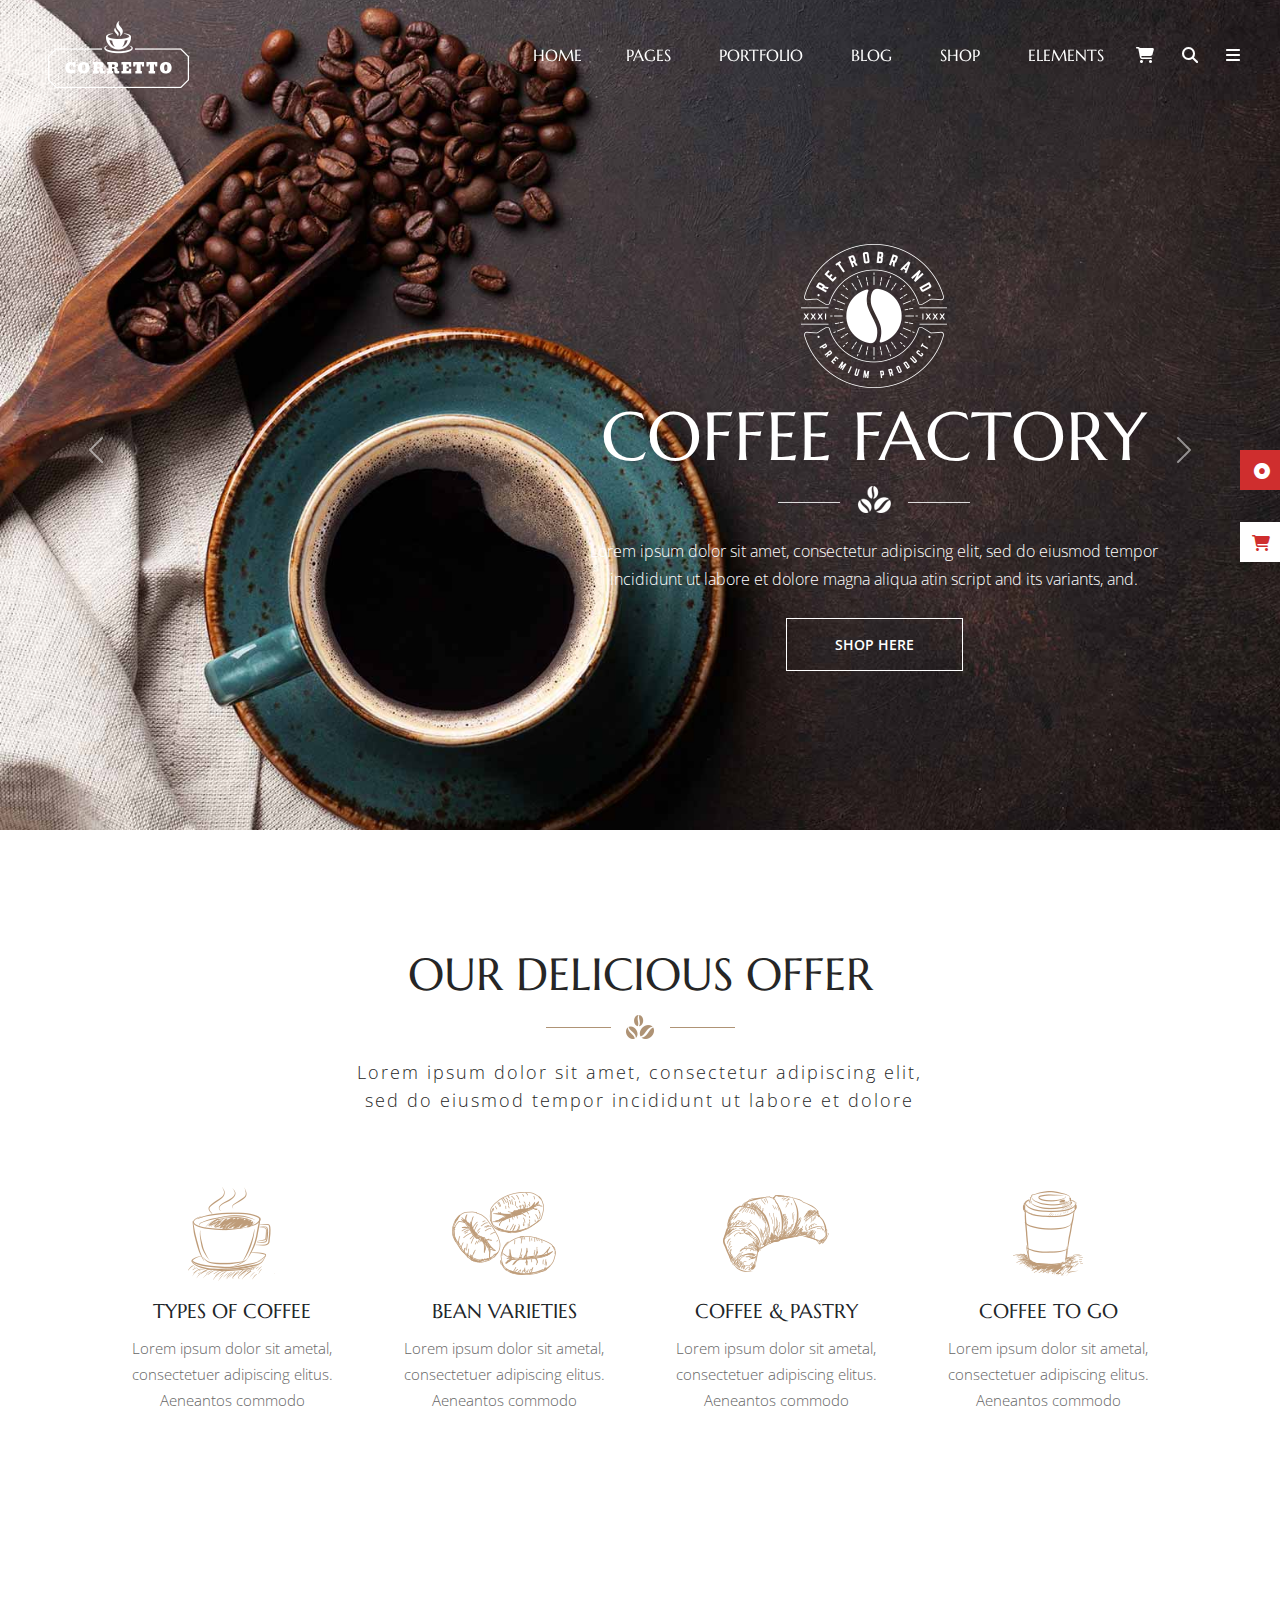
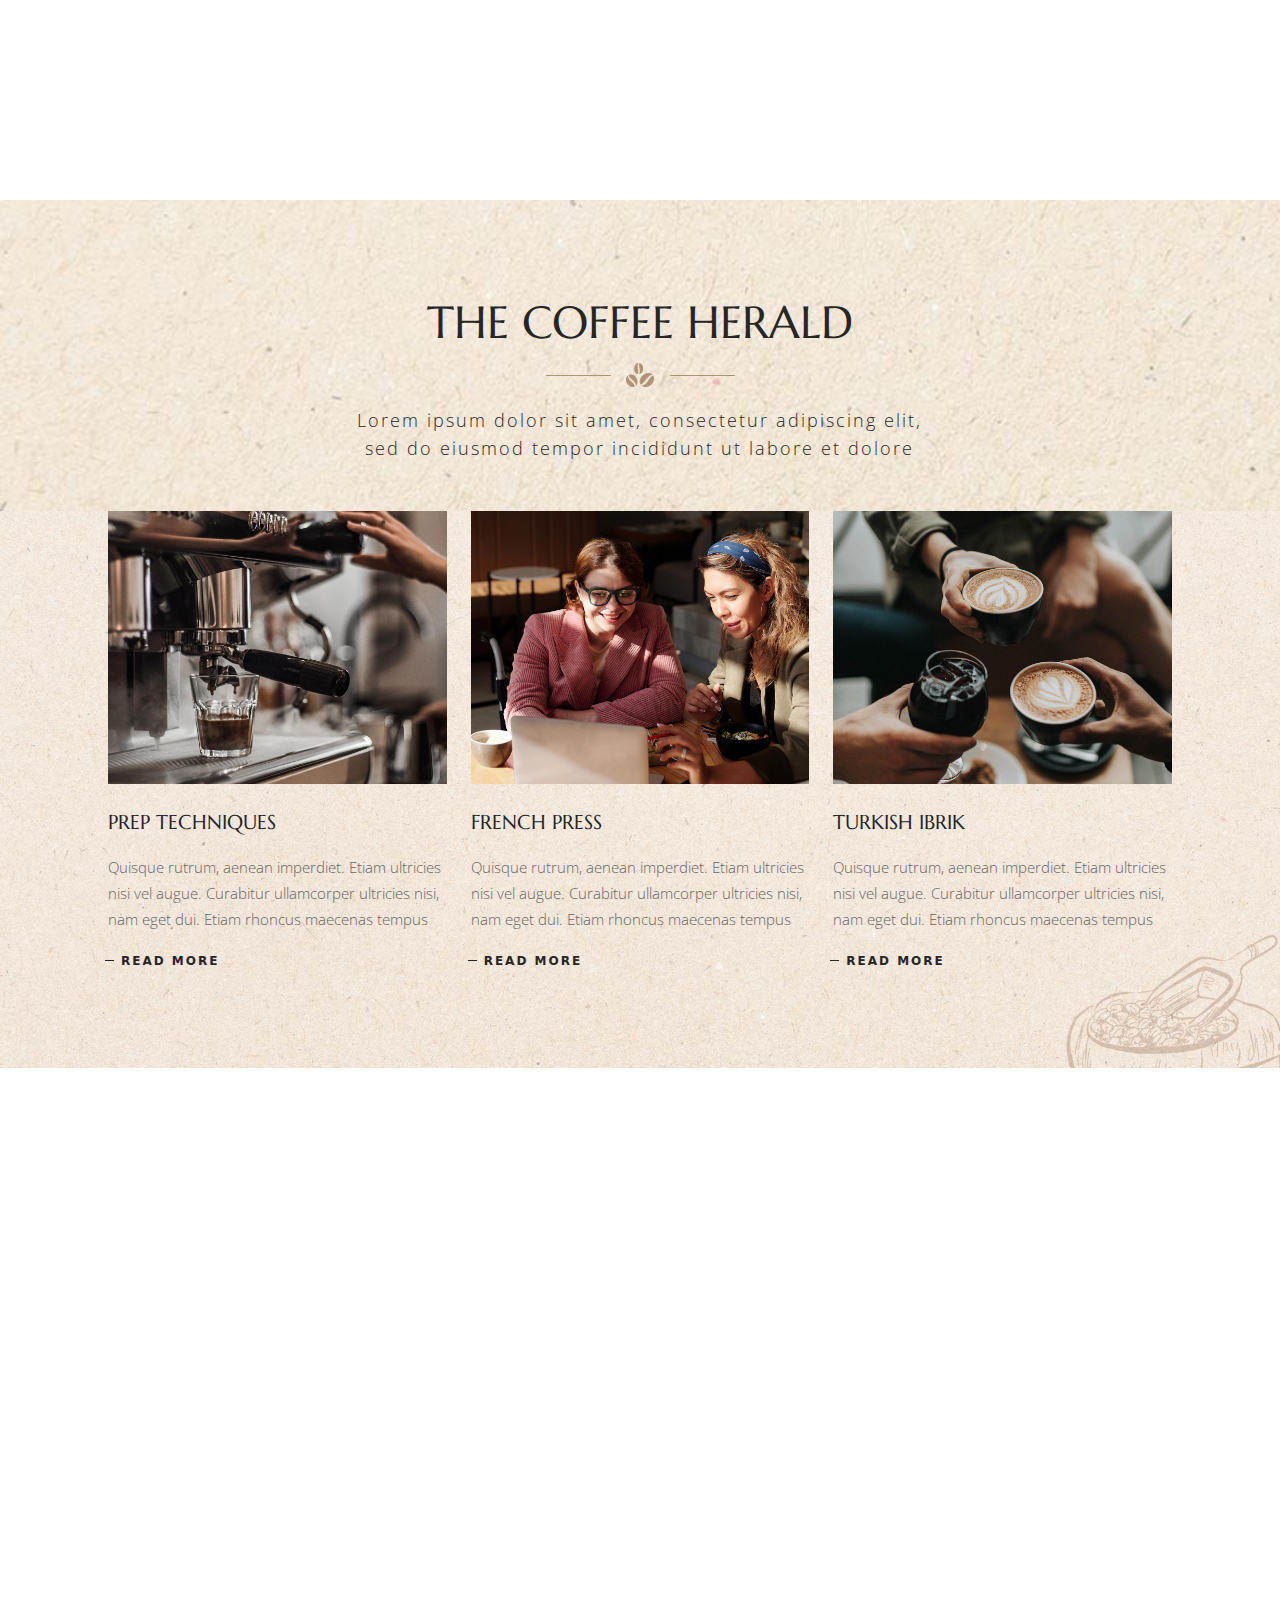
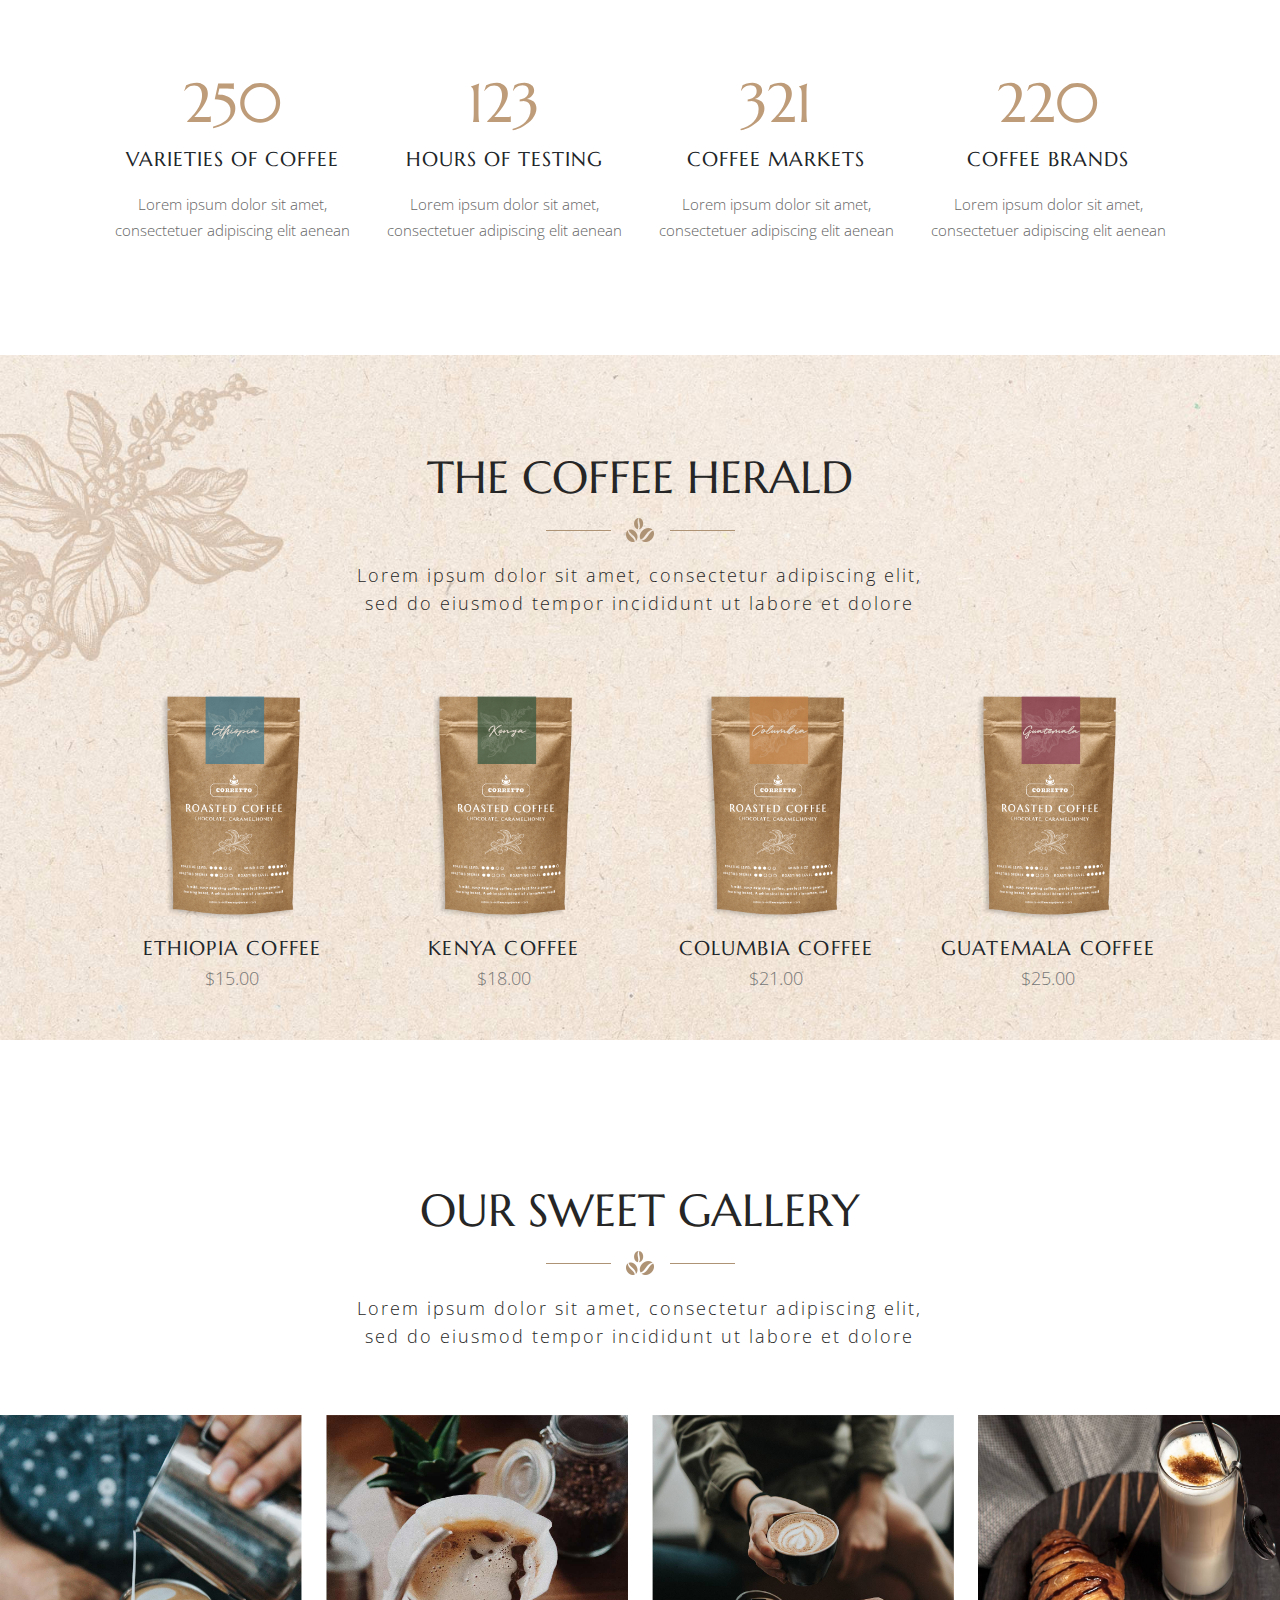
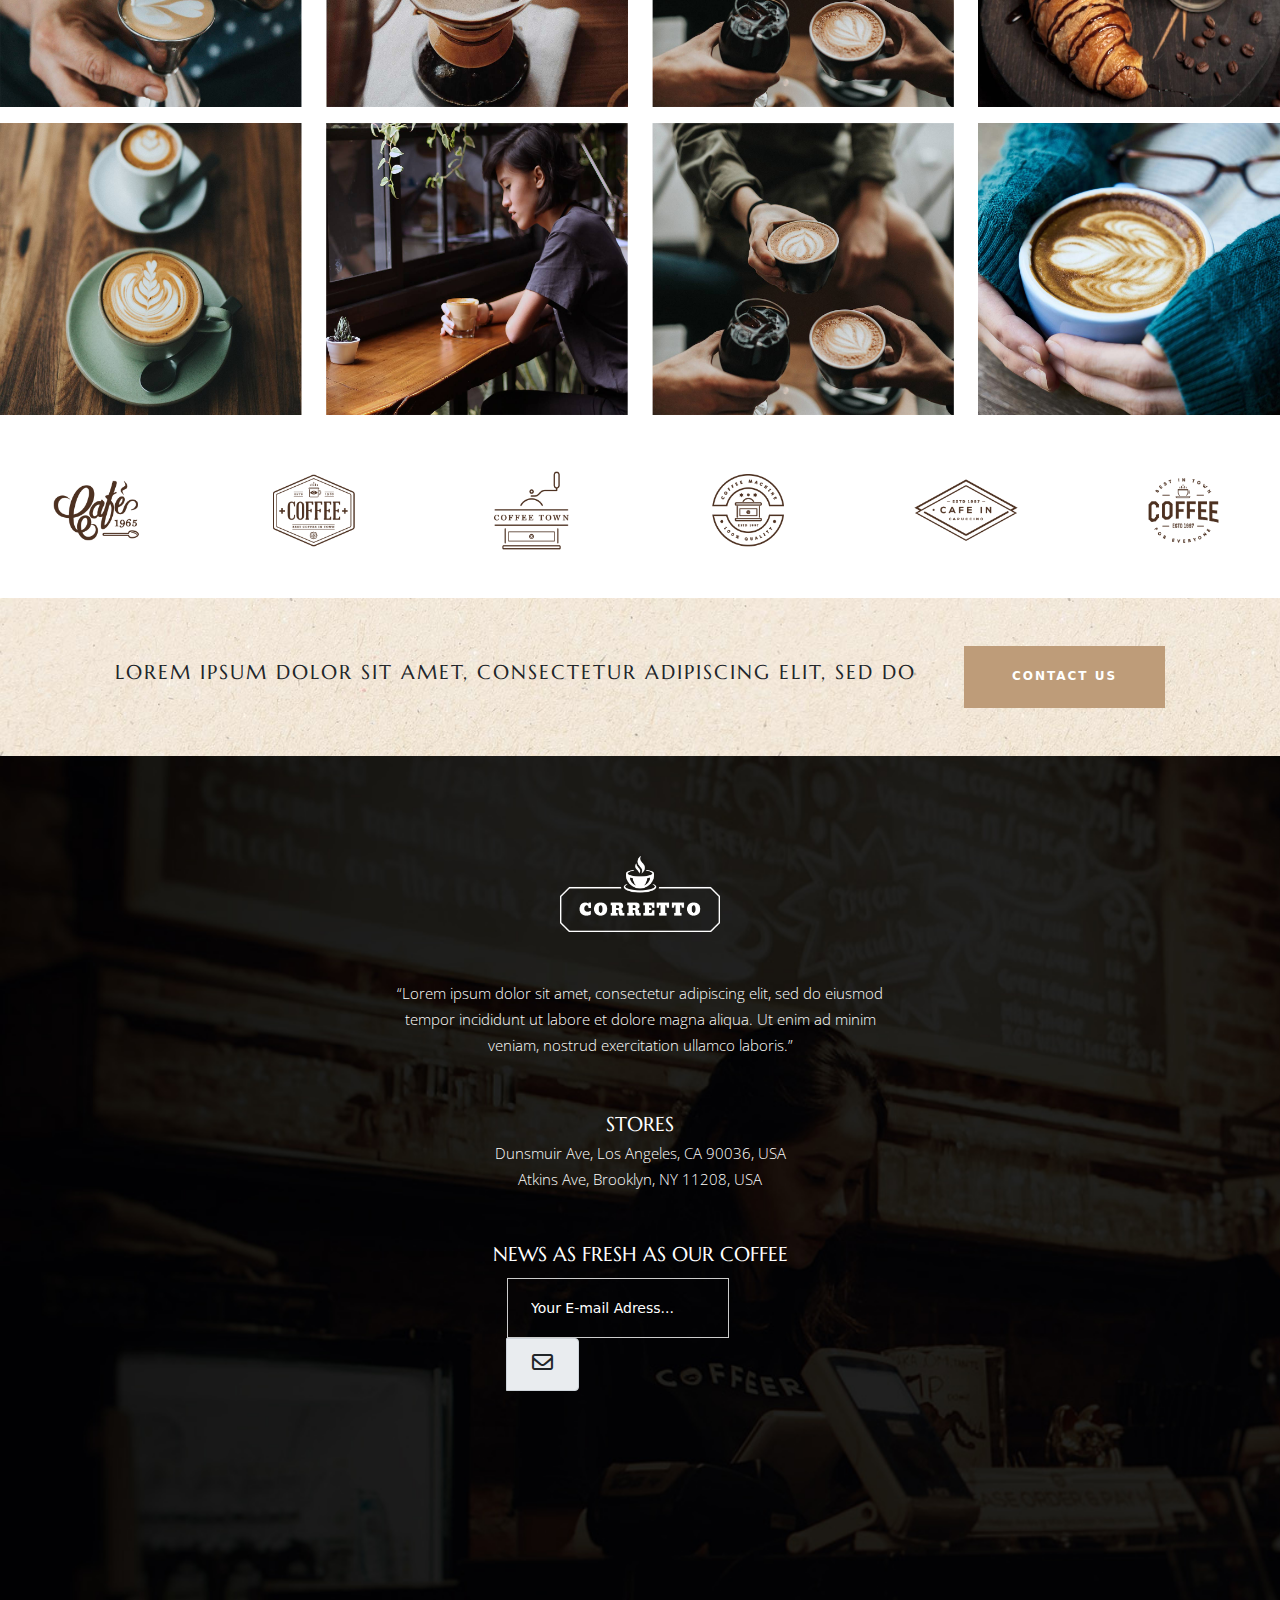
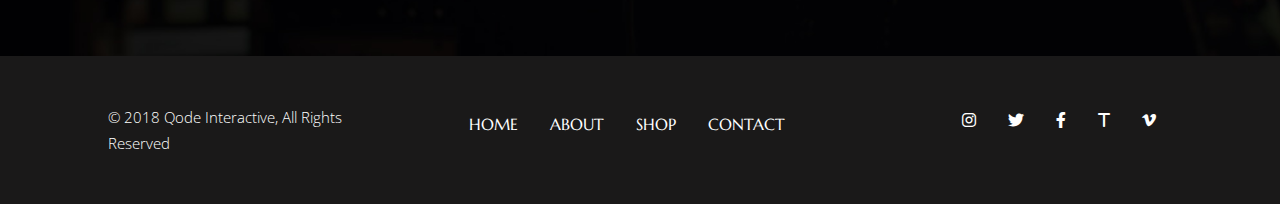
<file: index.html>
<!DOCTYPE html>
<html lang="en">
  <head>
    <meta charset="UTF-8" />
    <!-- Bootstarp css -->
    <link rel="stylesheet" href="vender/css/bootstrap.min.css" />
    <link
      href="https://cdn.jsdelivr.net/npm/bootstrap@5.3.0-alpha3/dist/css/bootstrap.min.css"
      rel="stylesheet"
      integrity="sha384-KK94CHFLLe+nY2dmCWGMq91rCGa5gtU4mk92HdvYe+M/SXH301p5ILy+dN9+nJOZ"
      crossorigin="anonymous"
    />
    <!-- fontawsome css-->
    <link rel="stylesheet" href="vender/css/all.min.css" />
    <!--custom css-->
    <link rel="stylesheet" href="assets/css/style.css" />
  </head>

  <body>
    <!-- start navbar -->

    <div id="parent4">
      <div id="child4"><i class="fa-solid fa-circle-dot text-white"></i></div>
    </div>
    <div id="parent5">
      <div id="child5"><i class="fa-solid fa-cart-shopping"></i></div>
    </div>

    <nav class="navbar navbar-expand-lg navbar-light pt-3 fixed-top">
      <a class="navbar-brand a-image ms-5" href="#">
        <img class="logo" src="assets/img/logo-light.png" />
      </a>
      <button
        class="navbar-toggler"
        type="button"
        data-bs-toggle="collapse"
        data-bs-target="#navbarSupportedContent"
        aria-controls="navbarSupportedContent"
        aria-expanded="false"
        aria-label="Toggle navigation"
      >
        <span class="navbar-toggler-icon"></span>
      </button>
      <div class="collapse navbar-collapse" id="navbarSupportedContent">
        <ul class="navbar-nav ms-auto me-3 mb-lg-0">
          <li class="nav-item position-relative">
            <a
              class="nav-link text-white text-uppercase me-3"
              aria-current="page"
              href="#"
              >Home</a
            >
            <div class="dropdown-content">
              <div class="d-flex flex-column">
                <a
                  class="text-uppercase text-white text-decoration-none m-1"
                  href="#"
                  >MOCHA</a
                >
                <a
                  class="text-uppercase text-white text-decoration-none m-1"
                  href="#"
                  >ESPRESSO</a
                >
                <a
                  class="text-uppercase text-white text-decoration-none m-1"
                  href="#"
                  >ROBUST</a
                >
                <a
                  class="text-uppercase text-white text-decoration-none m-1"
                  href="#"
                  >LANDING</a
                >
              </div>
            </div>
          </li>
          <li class="nav-item position-relative">
            <a
              class="nav-link text-uppercase text-white me-4 px-1 mx-3"
              href="#"
              >pages</a
            >
            <div class="dropdown-content">
              <div class="d-flex flex-column">
                <a
                  class="text-uppercase text-white text-decoration-none m-1"
                  href="#"
                  >ABOUT US</a
                >
                <a
                  class="text-uppercase text-white text-decoration-none m-1"
                  href="#"
                  >ABOUT ME</a
                >
                <a
                  class="text-uppercase text-white text-decoration-none m-1"
                  href="#"
                  >OUR TEAM</a
                >
                <a
                  class="text-uppercase text-white text-decoration-none m-1"
                  href="#"
                  >WHAT WE OFFER</a
                >
                <a
                  class="text-uppercase text-white text-decoration-none m-1"
                  href="menu.html"
                  >OUR MENU</a
                >
                <a
                  class="text-uppercase text-white text-decoration-none m-1"
                  href="#"
                  >LOCATIONS</a
                >
                <a
                  class="text-uppercase text-white text-decoration-none m-1"
                  href="#"
                  >CONTACT US</a
                >
              </div>
            </div>
          </li>
          <li class="nav-item position-relative">
            <a
              class="nav-link text-uppercase text-white me-4 px-1 mx-3"
              href="#"
              >portfolio</a
            >
            <div class="dropdown-content">
              <div class="d-flex flex-column">
                <a
                  class="text-uppercase text-white text-decoration-none m-1"
                  href="#"
                  >STANDARD</a
                >
                <a
                  class="text-uppercase text-white text-decoration-none m-1"
                  href="#"
                  >GALLERY</a
                >
                <a
                  class="text-uppercase text-white text-decoration-none m-1"
                  href="#"
                  >MASONRY</a
                >
                <a
                  class="text-uppercase text-white text-decoration-none m-1"
                  href="#"
                  >LAYOUTS</a
                >
                <a
                  class="text-uppercase text-white text-decoration-none m-1"
                  href="#"
                  >SINGLE</a
                >
              </div>
            </div>
          </li>
          <li class="nav-item position-relative">
            <a
              class="nav-link text-uppercase text-white me-4 px-1 mx-3"
              href="#"
              >Blog</a
            >
            <div class="dropdown-content">
              <div class="d-flex flex-column">
                <a
                  class="text-uppercase text-white text-decoration-none m-1"
                  href="#"
                  >RIGHT SIDEBAR</a
                >
                <a
                  class="text-uppercase text-white text-decoration-none m-1"
                  href="#"
                  >LEFT SIDEBAR</a
                >
                <a
                  class="text-uppercase text-white text-decoration-none m-1"
                  href="#"
                  >WITHOUT SIDEBAR</a
                >
                <a
                  class="text-uppercase text-white text-decoration-none m-1"
                  href="#"
                  >POST TYPE</a
                >
              </div>
            </div>
          </li>
          <li class="nav-item position-relative">
            <a
              class="nav-link text-uppercase text-white me-4 px-1 mx-3"
              href="#"
              >Shop</a
            >
            <div class="dropdown-content">
              <div class="d-flex flex-column align-items-end">
                <a
                  class="text-uppercase text-white text-decoration-none m-1"
                  href="#"
                  >PRODUCT LIST</a
                >
                <a
                  class="text-uppercase text-white text-decoration-none m-1"
                  href="#"
                  >PRODUCT SINGLE</a
                >
                <a
                  class="text-uppercase text-white text-decoration-none m-1"
                  href="#"
                  >SHOP LAYOUTS</a
                >
                <a
                  class="text-uppercase text-white text-decoration-none m-1"
                  href="#"
                  >SHOP PAGES</a
                >
              </div>
            </div>
          </li>
          <li class="nav-item position-relative">
            <a
              class="nav-link text-uppercase text-white me-4 px-1 mx-3"
              href="#"
              >Elements</a
            >
            <div class="dropdown-content">
              <div class="d-flex flex-column">
                <a
                  class="text-uppercase text-white text-decoration-none m-1"
                  href="#"
                  >ABOUT US</a
                >
                <a
                  class="text-uppercase text-white text-decoration-none m-1"
                  href="#"
                  >ABOUT ME</a
                >
                <a
                  class="text-uppercase text-white text-decoration-none m-1"
                  href="#"
                  >OUR TEAM</a
                >
                <a
                  class="text-uppercase text-white text-decoration-none m-1"
                  href="#"
                  >WHAT WE OFFER</a
                >
              </div>
            </div>
          </li>
          <li class="nav-item position-relative">
            <a class="nav-link .nav-icon ii text-white me-4 px-0 mx-1" href="#">
              <i class="fa-solid fa-cart-shopping"></i
            ></a>
            <div class="dropdown-content">
              <div class="d-flex flex-column">
                <span class="text-white m-1">No products in the cart.</span>
              </div>
            </div>
          </li>
          <li class="nav-item">
            <a class="nav-link .nav-icon ii text-white me-4 px-0 mx-1" href="#">
              <i class="fa-solid fa-magnifying-glass"></i
            ></a>
          </li>
          <li class="nav-item">
            <a class="nav-link .nav-icon ii text-white me-4 px-0 mx-1" href="#">
              <i class="fa-solid fa-bars"></i
            ></a>
          </li>
        </ul>
      </div>
    </nav>
    <!-- nav end-->
    <!--start header-->
    <header>
      <div
        id="carouselExampleControls"
        class="carousel slide"
        data-bs-ride="carousel"
      >
        <div class="carousel-inner">
          <div class="carousel-item active">
            <header class="header1 vh-100" id="head1">
              <div class="container">
                <div
                  class="me-0 content d-flex align-items-center justify-content-end vh-100"
                >
                  <div class="header-content text-center">
                    <div class="anmi">
                      <img src="assets/img/h1-slider-img-1.png" alt="" />
                      <h1 class="text-white text-uppercase">COFFEE FACTORY</h1>
                      <img src="assets/img/slider-separator-img.png" alt="" />
                      <p class="text-white py-4">
                        Lorem ipsum dolor sit amet, consectetur adipiscing elit,
                        sed do eiusmod tempor incididunt ut labore et dolore
                        magna aliqua atin script and its variants, and.
                      </p>
                      <a class="text-uppercase text-white py-3 px-5" href="#"
                        >Shop Here</a
                      >
                    </div>
                  </div>
                </div>
              </div>
            </header>
          </div>
          <div class="carousel-item">
            <header class="header2 vh-100">
              <div class="container">
                <div
                  class="me-0 content d-flex align-items-center justify-content-end vh-100"
                >
                  <div class="header-content text-center">
                    <div class="anmi">
                      <img src="assets/img/h1-slider-img-1.png" alt="" />
                      <h1 class="text-white text-uppercase">COFFEE HEAVEN</h1>
                      <img src="assets/img/slider-separator-img.png" alt="" />
                      <p class="text-white py-4">
                        Lorem ipsum dolor sit amet, consectetur adipiscing elit,
                        sed do eiusmod tempor incididunt ut labore et dolore
                        magna aliqua atin script and its variants, and.
                      </p>
                      <a class="text-uppercase text-white py-3 px-5" href="#"
                        >Shop Here</a
                      >
                    </div>
                  </div>
                </div>
              </div>
            </header>
          </div>
          <div class="carousel-item">
            <header class="header3 vh-100">
              <div class="container">
                <div
                  class="me-0 content d-flex align-items-center justify-content-end vh-100"
                >
                  <div class="header-content text-center">
                    <div class="anmi">
                      <img src="assets/img/h1-slider-img-1.png" alt="" />
                      <h1 class="text-white text-uppercase">COFFEE MASTERS</h1>
                      <img src="assets/img/slider-separator-img.png" alt="" />
                      <p class="text-white py-4">
                        Lorem ipsum dolor sit amet, consectetur adipiscing elit,
                        sed do eiusmod tempor incididunt ut labore et dolore
                        magna aliqua atin script and its variants, and.
                      </p>
                      <a class="text-uppercase text-white py-3 px-5" href="#"
                        >Shop Here</a
                      >
                    </div>
                  </div>
                </div>
              </div>
            </header>
          </div>
        </div>
        <a
          class="carousel-control-prev"
          href="#carouselExampleControls"
          role="button"
          data-bs-slide="prev"
        >
          <span class="carousel-control-prev-icon" aria-hidden="true"></span>
          <span class="sr-only">Previous</span>
        </a>
        <a
          class="carousel-control-next"
          href="#carouselExampleControls"
          role="button"
          data-bs-slide="next"
        >
          <span class="carousel-control-next-icon" aria-hidden="true"></span>
          <span class="sr-only">Next</span>
        </a>
      </div>
    </header>
    <!--header end-->
    <!--start offer-->
    <section class="offer vh-100 bg-white" id="offer">
      <div class="container">
        <div class="d-flex align-items-center justify-content-center">
          <div class="offer-content text-center">
            <h1 class="mt-5">OUR DELICIOUS OFFER</h1>
            <img class="my-1" src="assets/img/title-separator.png" alt="" />
            <p class="mt-3">
              Lorem ipsum dolor sit amet, consectetur adipiscing elit, sed do
              eiusmod tempor incididunt ut labore et dolore
            </p>
          </div>
        </div>
        <div class="row mt-5 pt-4">
          <div class="col-md-3 text-center">
            <img class="mb-3" src="assets/img/h2-custom-icon-5.png" alt="" />
            <h4 my-2 pt-4>TYPES OF COFFEE</h4>
            <p class="text-center generl-p">
              Lorem ipsum dolor sit ametal, consectetuer adipiscing elitus.
              Aeneantos commodo
            </p>
          </div>
          <div class="col-md-3 text-center">
            <img class="mb-3" src="assets/img/h2-custom-icon-6.png" alt="" />
            <h4 class="text-uppercase">BEAN VARIETIES</h4>
            <p class="text-center generl-p">
              Lorem ipsum dolor sit ametal, consectetuer adipiscing elitus.
              Aeneantos commodo
            </p>
          </div>
          <div class="col-md-3 text-center">
            <img class="mb-3" src="assets/img/h2-custom-icon-7.png" alt="" />
            <h4 class="text-uppercase">COFFEE & PASTRY</h4>
            <p class="text-center generl-p">
              Lorem ipsum dolor sit ametal, consectetuer adipiscing elitus.
              Aeneantos commodo
            </p>
          </div>
          <div class="col-md-3 text-center">
            <img class="mb-3" src="assets/img/h2-custom-icon-8.png" alt="" />
            <h4 class="text-uppercase">COFFEE TO GO</h4>
            <p class="text-center generl-p">
              Lorem ipsum dolor sit ametal, consectetuer adipiscing elitus.
              Aeneantos commodo
            </p>
          </div>
        </div>
      </div>
    </section>
    <!--end offer-->
    <!--coffee start-->
    <section class="coffee" id="coffee">
      <div class="coffee1">
        <div class="container">
          <div class="d-flex align-items-center justify-content-center">
            <div class="offer-content text-center">
              <h1 class="mt-5 pt-5">THE COFFEE HERALD</h1>
              <img class="my-1" src="assets/img/title-separator.png" alt="" />
              <p class="mt-3 mb-5">
                Lorem ipsum dolor sit amet, consectetur adipiscing elit, sed do
                eiusmod tempor incididunt ut labore et dolore
              </p>
            </div>
          </div>
        </div>
      </div>

      <div class="coffee2">
        <div class="container">
          <div class="row mb-5 pb-5">
            <div class="col-md-4 mb-5">
              <img class="mb-2" src="assets/img/blog-1-img-1.jpg" alt="" />
              <h4 class="text-uppercase my-3">PREP TECHNIQUES</h4>
              <p class="generl-p">
                Quisque rutrum, aenean imperdiet. Etiam ultricies nisi vel
                augue. Curabitur ullamcorper ultricies nisi, nam eget dui. Etiam
                rhoncus maecenas tempus
              </p>
              <a class="text-uppercase text-decoration-none"> Read more</a>
            </div>
            <div class="col-md-4 mb-5">
              <img class="mb-2" src="assets/img/blog-1-img-2.jpg" alt="" />
              <h4 class="text-uppercase my-3">FRENCH PRESS</h4>
              <p class="generl-p">
                Quisque rutrum, aenean imperdiet. Etiam ultricies nisi vel
                augue. Curabitur ullamcorper ultricies nisi, nam eget dui. Etiam
                rhoncus maecenas tempus
              </p>
              <a class="text-uppercase text-decoration-none"> Read more</a>
            </div>
            <div class="col-md-4 mb-5">
              <img class="mb-2" src="assets/img/blog-1-img-3.jpg" alt="" />
              <h4 class="text-uppercase my-3">TURKISH IBRIK</h4>
              <p class="generl-p">
                Quisque rutrum, aenean imperdiet. Etiam ultricies nisi vel
                augue. Curabitur ullamcorper ultricies nisi, nam eget dui. Etiam
                rhoncus maecenas tempus
              </p>
              <a class="text-uppercase text-decoration-none"> Read more</a>
            </div>
          </div>
        </div>
      </div>
    </section>

    <!--coffee end-->
    <!-- image start-->
    <section class="image-sec my-5">
      <div class="container py-4">
        <div class="d-flex justify-content-center">
          <div class="text-center">
            <img
              class="my-5 py-5"
              src="assets/img/h1-single-img-1-250x226.png"
              alt=""
            />
          </div>
        </div>
      </div>
    </section>
    <!--image end-->
    <!--number start -->
    <section class="number my-5">
      <div class="container">
        <div class="row my-5 py-5">
          <div class="col-md-3 text-center">
            <span>250</span>
            <h4 class="text-uppercase my-3">VARIETIES OF COFFEE</h4>
            <p class="generl-p">
              Lorem ipsum dolor sit amet, consectetuer adipiscing elit aenean
            </p>
          </div>
          <div class="col-md-3 text-center">
            <span>123</span>
            <h4 class="text-uppercase my-3">HOURS OF TESTING</h4>
            <p class="generl-p">
              Lorem ipsum dolor sit amet, consectetuer adipiscing elit aenean
            </p>
          </div>
          <div class="col-md-3 text-center">
            <span>321</span>
            <h4 class="text-uppercase my-3">COFFEE MARKETS</h4>
            <p class="generl-p">
              Lorem ipsum dolor sit amet, consectetuer adipiscing elit aenean
            </p>
          </div>
          <div class="col-md-3 text-center">
            <span>220</span>
            <h4 class="text-uppercase my-3">COFFEE BRANDS</h4>
            <p class="generl-p">
              Lorem ipsum dolor sit amet, consectetuer adipiscing elit aenean
            </p>
          </div>
        </div>
      </div>
    </section>

    <!--number end-->
    <!--shop start-->
    <section class="shop">
      <div class="container">
        <div class="d-flex align-items-center justify-content-center">
          <div class="offer-content text-center">
            <h1 class="mt-5 pt-5">THE COFFEE HERALD</h1>
            <img class="my-1" src="assets/img/title-separator.png" alt="" />
            <p class="mt-3 mb-5">
              Lorem ipsum dolor sit amet, consectetur adipiscing elit, sed do
              eiusmod tempor incididunt ut labore et dolore
            </p>
          </div>
        </div>
        <div class="row my-3 mb-5">
          <div class="col-md-3 text-center mb-5">
            <div class="col-item position-relative">
              <div
                class="overlay d-flex justify-content-center align-items-center"
              >
                <a
                  class="text-uppercase py-4 px-5 text-decoration-none text-white"
                  href=""
                >
                  ADD TO CART</a
                >
              </div>
              <img src="assets/img/product-img-1.png" alt="" />
            </div>
            <div col-item-content>
              <h4 class="text-uppercase my-1">ETHIOPIA COFFEE</h4>
              <span class="mb-5">$15.00</span>
            </div>
          </div>
          <div class="col-md-3 text-center mb-5">
            <div class="col-item position-relative">
              <div
                class="overlay d-flex justify-content-center align-items-center"
              >
                <a
                  class="text-uppercase py-4 px-5 text-decoration-none text-white"
                  href=""
                >
                  ADD TO CART</a
                >
              </div>
              <img src="assets/img/product-img-3.png" alt="" />
            </div>
            <div col-item-content>
              <h4 class="text-uppercase my-1">KENYA COFFEE</h4>
              <span class="mb-5">$18.00</span>
            </div>
          </div>
          <div class="col-md-3 text-center mb-5">
            <div class="col-item position-relative">
              <div
                class="overlay d-flex justify-content-center align-items-center"
              >
                <a
                  class="text-uppercase py-4 px-5 text-decoration-none text-white"
                  href=""
                >
                  ADD TO CART</a
                >
              </div>
              <img src="assets/img/product-img-5.png" alt="" />
            </div>
            <div col-item-content>
              <h4 class="text-uppercase my-1">COLUMBIA COFFEE</h4>
              <span class="mb-5">$21.00</span>
            </div>
          </div>
          <div class="col-md-3 text-center mb-5">
            <div class="col-item position-relative">
              <div
                class="overlay d-flex justify-content-center align-items-center"
              >
                <a
                  class="text-uppercase py-4 px-5 text-decoration-none text-white"
                  href=""
                >
                  ADD TO CART</a
                >
              </div>
              <img src="assets/img/product-img-8.png" alt="" />
            </div>
            <div col-item-content>
              <h4 class="text-uppercase my-1">GUATEMALA COFFEE</h4>
              <span class="mb-5">$25.00</span>
            </div>
          </div>
        </div>
      </div>
    </section>
    <!--shop end-->
    <!--gallary start-->
    <section class="gallary">
      <div class="container">
        <div class="d-flex align-items-center justify-content-center">
          <div class="offer-content text-center">
            <h1 class="mt-5 pt-5">OUR SWEET GALLERY</h1>
            <img class="my-1" src="assets/img/title-separator.png" alt="" />
            <p class="mt-3 mb-5">
              Lorem ipsum dolor sit amet, consectetur adipiscing elit, sed do
              eiusmod tempor incididunt ut labore et dolore
            </p>
          </div>
        </div>
      </div>
      <div class="images">
        <div class="row my-3">
          <div class="col-md-3 text-center">
            <div class="col-item2 position-relative">
              <div
                class="overlay2 d-flex flex-column justify-content-center align-items-center"
              >
                <h5 class="text-uppercase text-white">perfect cup</h5>
                <div class="d-flex flex-row">
                  <a
                    class="text-white text-capitalize text-decoration-none"
                    href=""
                    >cup of coffee/</a
                  >
                  <a
                    class="text-white text-capitalize text-decoration-none"
                    href=""
                    >fillterd</a
                  >
                </div>
              </div>
              <img src="assets/img/port-1-img-1.jpg" alt="" />
            </div>
          </div>
          <div class="col-md-3 text-center">
            <div class="col-item2 position-relative">
              <div
                class="overlay2 d-flex flex-column justify-content-center align-items-center"
              >
                <h5 class="text-uppercase text-white">brewed</h5>
                <div class="d-flex flex-row">
                  <a
                    class="text-white text-capitalize text-decoration-none"
                    href=""
                    >cup of coffee/</a
                  >
                  <a
                    class="text-white text-capitalize text-decoration-none"
                    href=""
                    >fillterd</a
                  >
                </div>
              </div>
              <img src="assets/img/port-1-img-2.jpg" alt="" />
            </div>
          </div>
          <div class="col-md-3 text-center">
            <div class="col-item2 position-relative">
              <div
                class="overlay2 d-flex flex-column justify-content-center align-items-center"
              >
                <h5 class="text-uppercase text-white">coffee drips</h5>
                <div class="d-flex flex-row">
                  <a
                    class="text-white text-capitalize text-decoration-none"
                    href=""
                    >cup of coffee/</a
                  >
                  <a
                    class="text-white text-capitalize text-decoration-none"
                    href=""
                    >fillterd</a
                  >
                </div>
              </div>
              <img src="assets/img/port-1-img-3.jpg" alt="" />
            </div>
          </div>
          <div class="col-md-3 text-center">
            <div class="col-item2 position-relative">
              <div
                class="overlay2 d-flex flex-column justify-content-center align-items-center"
              >
                <h5 class="text-uppercase text-white">baked beans</h5>
                <div class="d-flex flex-row">
                  <a
                    class="text-white text-capitalize text-decoration-none"
                    href=""
                    >cup of coffee/</a
                  >
                  <a
                    class="text-white text-capitalize text-decoration-none"
                    href=""
                    >fillterd</a
                  >
                </div>
              </div>
              <img src="assets/img/port-1-img-7.jpg" alt="" />
            </div>
          </div>
        </div>
        <div class="row my-3">
          <div class="col-md-3 text-center">
            <div class="col-item2 position-relative">
              <div
                class="overlay2 d-flex flex-column justify-content-center align-items-center"
              >
                <h5 class="text-uppercase text-white">best aromas</h5>
                <div class="d-flex flex-row">
                  <a
                    class="text-white text-capitalize text-decoration-none"
                    href=""
                    >cup of coffee/</a
                  >
                  <a
                    class="text-white text-capitalize text-decoration-none"
                    href=""
                    >fillterd</a
                  >
                </div>
              </div>
              <img src="assets/img/port-1-img-5.jpg" alt="" />
            </div>
          </div>
          <div class="col-md-3 text-center">
            <div class="col-item2 position-relative">
              <div
                class="overlay2 d-flex flex-column justify-content-center align-items-center"
              >
                <h5 class="text-uppercase text-white">crams</h5>
                <div class="d-flex flex-row">
                  <a
                    class="text-white text-capitalize text-decoration-none"
                    href=""
                    >cup of coffee/</a
                  >
                  <a
                    class="text-white text-capitalize text-decoration-none"
                    href=""
                    >fillterd</a
                  >
                </div>
              </div>
              <img src="assets/img/port-1-img-4.jpg" alt="" />
            </div>
          </div>
          <div class="col-md-3 text-center">
            <div class="col-item2 position-relative">
              <div
                class="overlay2 d-flex flex-column justify-content-center align-items-center"
              >
                <h5 class="text-uppercase text-white">enjoyment</h5>
                <div class="d-flex flex-row">
                  <a
                    class="text-white text-capitalize text-decoration-none"
                    href=""
                    >cup of coffee/</a
                  >
                  <a
                    class="text-white text-capitalize text-decoration-none"
                    href=""
                    >fillterd</a
                  >
                </div>
              </div>
              <img src="assets/img/port-1-img-3.jpg" alt="" />
            </div>
          </div>
          <div class="col-md-3 text-center">
            <div class="col-item2 position-relative">
              <div
                class="overlay2 d-flex flex-column justify-content-center align-items-center"
              >
                <h5 class="text-uppercase text-white">big muges</h5>
                <div class="d-flex flex-row">
                  <a
                    class="text-white text-capitalize text-decoration-none"
                    href=""
                    >cup of coffee/</a
                  >
                  <a
                    class="text-white text-capitalize text-decoration-none"
                    href=""
                    >fillterd</a
                  >
                </div>
              </div>
              <img src="assets/img/port-1-img-8.jpg" alt="" />
            </div>
          </div>
        </div>
        <div class="row my-5 pt-2">
          <div class="images-i image1 col-md-2">
            <img src="assets/img/clients-img-1-1.png" alt="" />
          </div>
          <div class="images-i image2 col-md-2">
            <img src="assets/img/clients-img-2.png" alt="" />
          </div>
          <div class="images-i image3 col-md-2">
            <img src="assets/img/clients-img-3.png" alt="" />
          </div>
          <div class="images-i image4 col-md-2">
            <img src="assets/img/clients-img-4.png" alt="" />
          </div>
          <div class="images-i image5 col-md-2">
            <img src="assets/img/clients-img-5.png" alt="" />
          </div>
          <div class="images-i image6 col-md-2">
            <img src="assets/img/clients-img-6.png" alt="" />
          </div>
        </div>
      </div>
    </section>
    <!--gallary end-->
    <section class="contact m-0">
      <div class="d-flex flex-row justify-content-center mt-5 py-5">
        <div class="conact-div d-flex align-items-center">
          <h4 class="text-uppercase">
            LOREM IPSUM DOLOR SIT AMET, CONSECTETUR ADIPISCING ELIT, SED DO
          </h4>
        </div>
        <a
          class="text-uppercase text-white ms-5 py-4 px-5 text-decoration-none ms-0"
          href="#"
          >contact us
        </a>
      </div>
    </section>
    <section class="footer vh-100 m-0">
      <div class="container">
        <div class="d-flex align-items-center justify-content-center">
          <div class="text-center">
            <img class="" src="assets/img/logo-light.png" />
            <p class="py-5 text-white">
              “Lorem ipsum dolor sit amet, consectetur adipiscing elit, sed do
              eiusmod tempor incididunt ut labore et dolore magna aliqua. Ut
              enim ad minim veniam, nostrud exercitation ullamco laboris.”
            </p>
            <h4 class="text-white pt-1 m-0">STORES</h4>
            <p class="text-white p2 pt-0">
              Dunsmuir Ave, Los Angeles, CA 90036, USA Atkins Ave, Brooklyn, NY
              11208, USA
            </p>
            <h4 class="text-white pt-5">NEWS AS FRESH AS OUR COFFEE</h4>

            <div class="input-group mb-3">
              <input
                type="email"
                class="inputt"
                placeholder="Your E-mail Adress..."
              />
              <div class="input-group-text">
                <button class="btn">
                  <i class="fa-regular fa-envelope"></i>
                </button>
              </div>
            </div>
          </div>
        </div>
      </div>
    </section>
    <section class="end-of-page py-5">
      <div class="container">
        <div class="row">
          <div
            class="col-md-4 text-start d-flex justify-content-start text-white align-items-center"
          >
            <div class="copy">
              &copy; 2018 Qode Interactive, All Rights Reserved
            </div>
          </div>
          <div class="col-md-4 text-center align-items-center">
            <ul class="navbar-nav d-flex flex-row justify-content-end">
              <li class="nav-item px-2">
                <a
                  class="nav-link active text-white text-uppercase me-3"
                  aria-current="page"
                  href="#"
                  >Home</a
                >
              </li>
              <li class="nav-item px-2">
                <a
                  class="nav-link active text-white text-uppercase me-3"
                  aria-current="page"
                  href="#"
                  >ABOUT</a
                >
              </li>
              <li class="nav-item px-2">
                <a
                  class="nav-link active text-white text-uppercase me-3"
                  aria-current="page"
                  href="#"
                  >SHOP</a
                >
              </li>
              <li class="nav-item px-2">
                <a
                  class="nav-link active text-white text-uppercase me-3"
                  aria-current="page"
                  href="#"
                  >CONTACT</a
                >
              </li>
            </ul>
          </div>
          <div class="col-md-4 text-white align-items-center">
            <div class="d-flex flex-row justify-content-end pt-2">
              <i class="fa-brands fa-instagram px-3"></i>
              <i class="fa-brands fa-twitter px-3"></i>
              <i class="fa-brands fa-facebook-f px-3"></i>
              <i class="fa-solid fa-t px-3"></i>
              <i class="fa-brands fa-vimeo-v px-3"></i>
            </div>
          </div>
        </div>
      </div>
    </section>
    <script
      src="https://cdn.jsdelivr.net/npm/bootstrap@5.3.0-alpha3/dist/js/bootstrap.bundle.min.js"
      integrity="sha384-ENjdO4Dr2bkBIFxQpeoTz1HIcje39Wm4jDKdf19U8gI4ddQ3GYNS7NTKfAdVQSZe"
      crossorigin="anonymous"
    ></script>
    <script src="main.js"></script>
  </body>
</html>
</file>
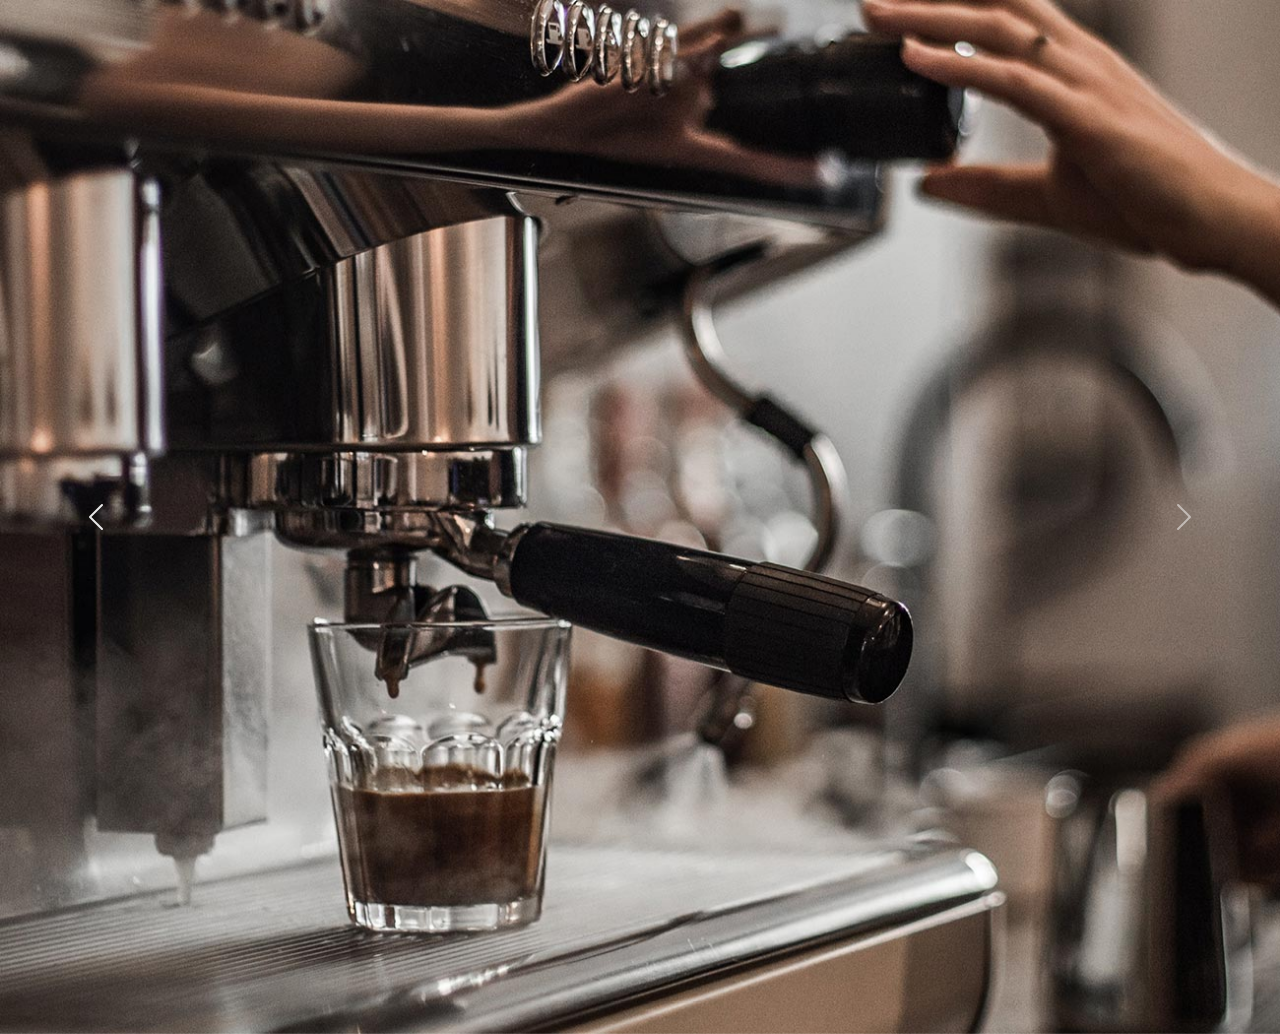
<file: index2.html>
<!DOCTYPE html>
<html>
    <head>
        <meta charset="UTF-8">
        <!-- Bootstarp css -->
        <link rel="stylesheet" href="vender/css/bootstrap.min.css">    
        <!-- fontawsome css-->
        <link rel="stylesheet" href="vender/css/all.min.css">
        <link href="https://cdn.jsdelivr.net/npm/bootstrap@5.3.0-alpha3/dist/css/bootstrap.min.css" rel="stylesheet" integrity="sha384-KK94CHFLLe+nY2dmCWGMq91rCGa5gtU4mk92HdvYe+M/SXH301p5ILy+dN9+nJOZ" crossorigin="anonymous">

        <!--custom css-->
        <link rel="stylesheet" href="assets/css/style.css">
    </head>
    <body>
        <div id="carouselExampleControls" class="carousel slide" data-bs-ride="carousel">
            <div class="carousel-inner">
              <div class="carousel-item active">
                <img class="d-block w-100" src="assets/img/blog-1-img-1.jpg" alt="First slide">
              </div>
              <div class="carousel-item">
                <img class="d-block w-100" src="assets/img/blog-1-img-2.jpg" alt="Second slide">
              </div>
              <div class="carousel-item">
                <img class="d-block w-100" src="assets/img/blog-1-img-3.jpg" alt="Third slide">
              </div>
            </div>
            <a class="carousel-control-prev" href="#carouselExampleControls" role="button" data-bs-slide="prev">
              <span class="carousel-control-prev-icon" aria-hidden="true"></span>
              <span class="sr-only">Previous</span>
            </a>
            <a class="carousel-control-next" href="#carouselExampleControls" role="button" data-bs-slide="next">
              <span class="carousel-control-next-icon" aria-hidden="true"></span>
              <span class="sr-only">Next</span>
            </a>
          </div>
          
          <script src="https://cdn.jsdelivr.net/npm/bootstrap@5.3.0-alpha3/dist/js/bootstrap.bundle.min.js" integrity="sha384-ENjdO4Dr2bkBIFxQpeoTz1HIcje39Wm4jDKdf19U8gI4ddQ3GYNS7NTKfAdVQSZe" crossorigin="anonymous"></script>
          <script src="vender/js/bootstrap.bundle.min.js"></script>
    </body>
</html>
</file>
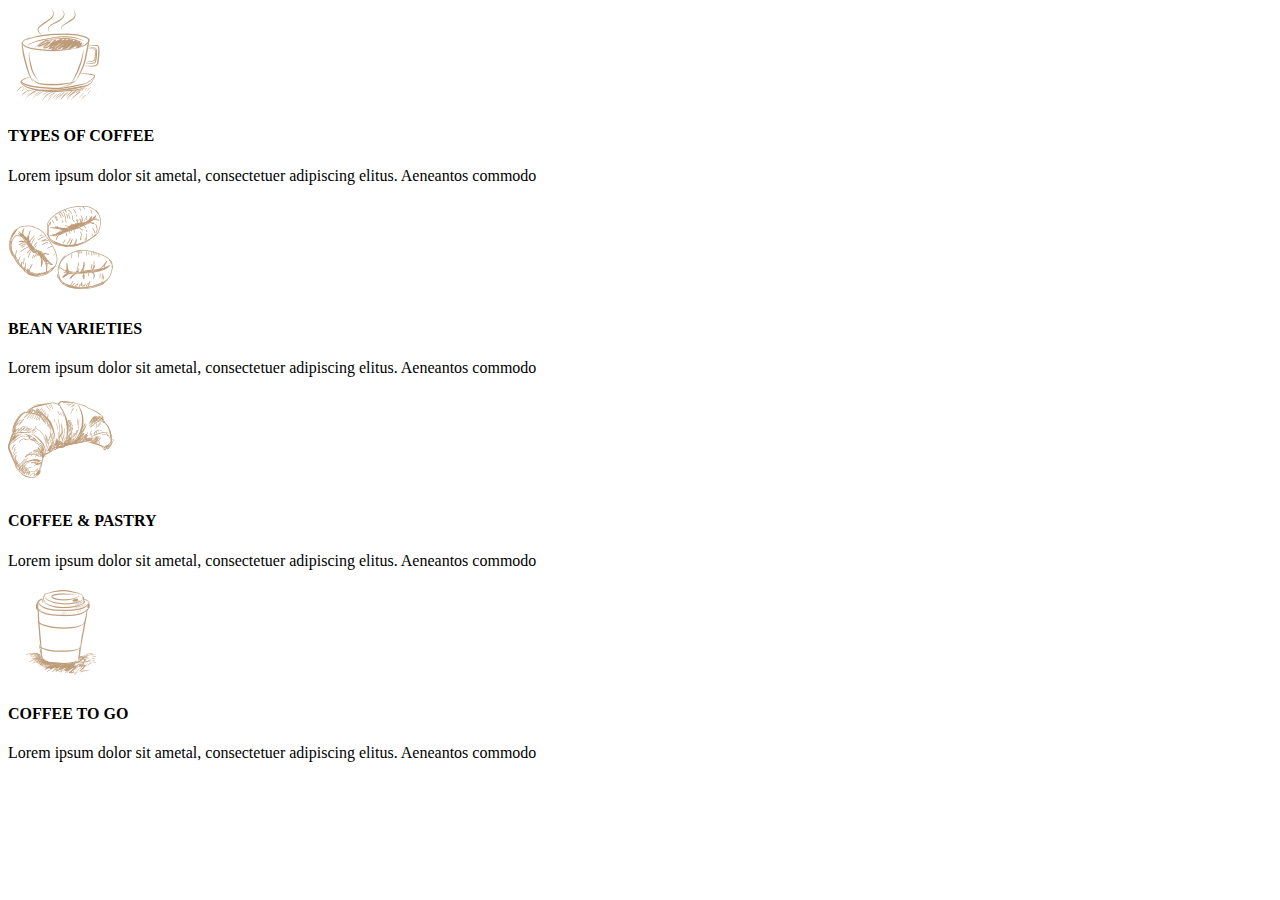
<file: index3.html>
<!DOCTYPE html>
<html lang="en">
  <head>
    <meta charset="UTF-8" />
    <!-- Bootstarp css -->
    <link
      href="https://cdn.jsdelivr.net/npm/bootstrap@5.3.0-alpha3/dist/css/bootstrap.min.css"
      rel="stylesheet"
      integrity="sha384-KK94CHFLLe+nY2dmCWGMq91rCGa5gtU4mk92HdvYe+M/SXH301p5ILy+dN9+nJOZ"
      crossorigin="anonymous"
    />
    <!-- fontawsome css-->
    <link rel="stylesheet" href="vender/css/all.min.css" />
    <!--custom css-->
  </head>

  <body>
    <section class="text-center bg-white">
      <div>
        <div class="row">
          <div class="col-md-6">
            <img class="mb-3" src="assets/img/h2-custom-icon-5.png" alt="" />
            <h4 my-2 pt-4>TYPES OF COFFEE</h4>
            <p class="text-center generl-p">
              Lorem ipsum dolor sit ametal, consectetuer adipiscing elitus.
              Aeneantos commodo
            </p>
          </div>
          <div class="col-md-6">
            <img class="mb-3" src="assets/img/h2-custom-icon-6.png" alt="" />
            <h4 class="text-uppercase">BEAN VARIETIES</h4>
            <p class="text-center generl-p">
              Lorem ipsum dolor sit ametal, consectetuer adipiscing elitus.
              Aeneantos commodo
            </p>
          </div>
          <div class="col-md-6">
            <img class="mb-3" src="assets/img/h2-custom-icon-7.png" alt="" />
            <h4 class="text-uppercase">COFFEE & PASTRY</h4>
            <p class="text-center generl-p">
              Lorem ipsum dolor sit ametal, consectetuer adipiscing elitus.
              Aeneantos commodo
            </p>
          </div>
          <div class="col-md-6">
            <img class="mb-3" src="assets/img/h2-custom-icon-8.png" alt="" />
            <h4 class="text-uppercase">COFFEE TO GO</h4>
            <p class="text-center generl-p">
              Lorem ipsum dolor sit ametal, consectetuer adipiscing elitus.
              Aeneantos commodo
            </p>
          </div>
        </div>
      </div>
    </section>
    <script
      src="https://cdn.jsdelivr.net/npm/bootstrap@5.3.0-alpha3/dist/js/bootstrap.bundle.min.js"
      integrity="sha384-ENjdO4Dr2bkBIFxQpeoTz1HIcje39Wm4jDKdf19U8gI4ddQ3GYNS7NTKfAdVQSZe"
      crossorigin="anonymous"
    ></script>
    <script src="main.js"></script>
  </body>
</html>
</file>
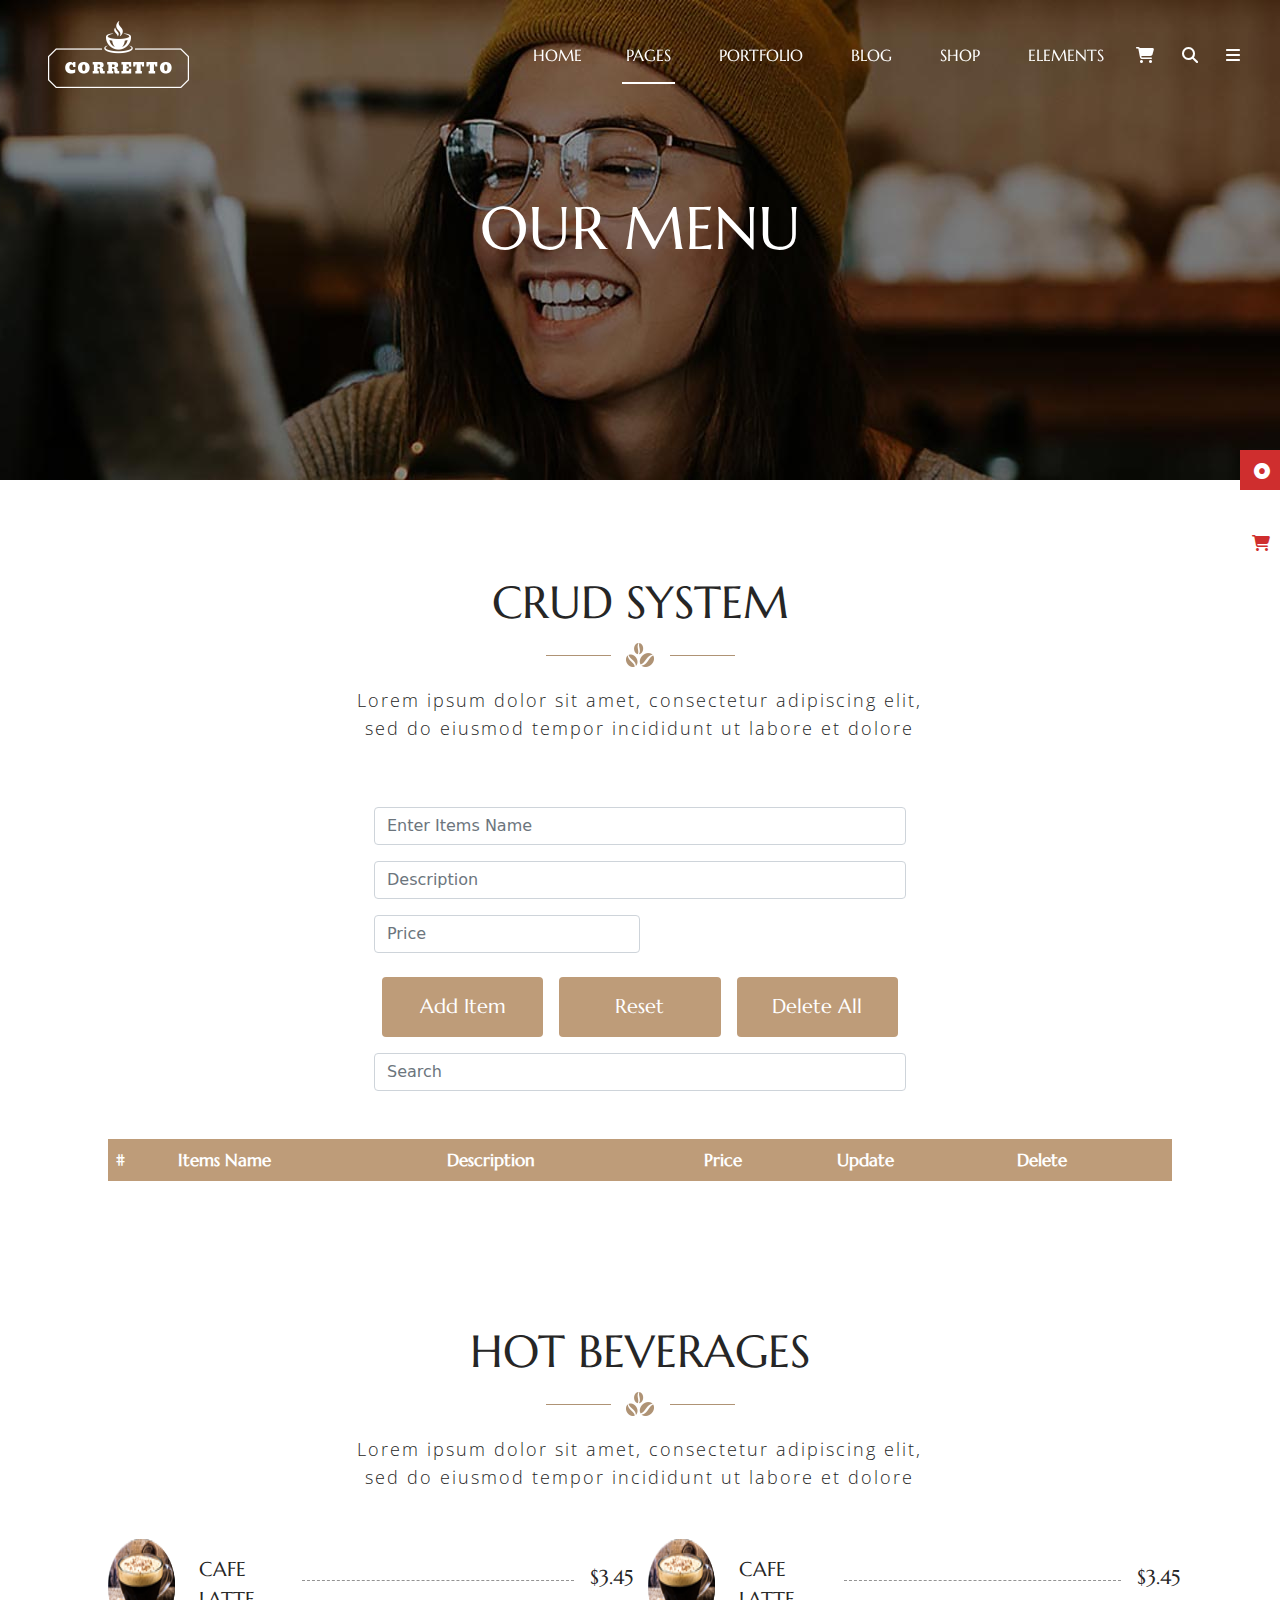
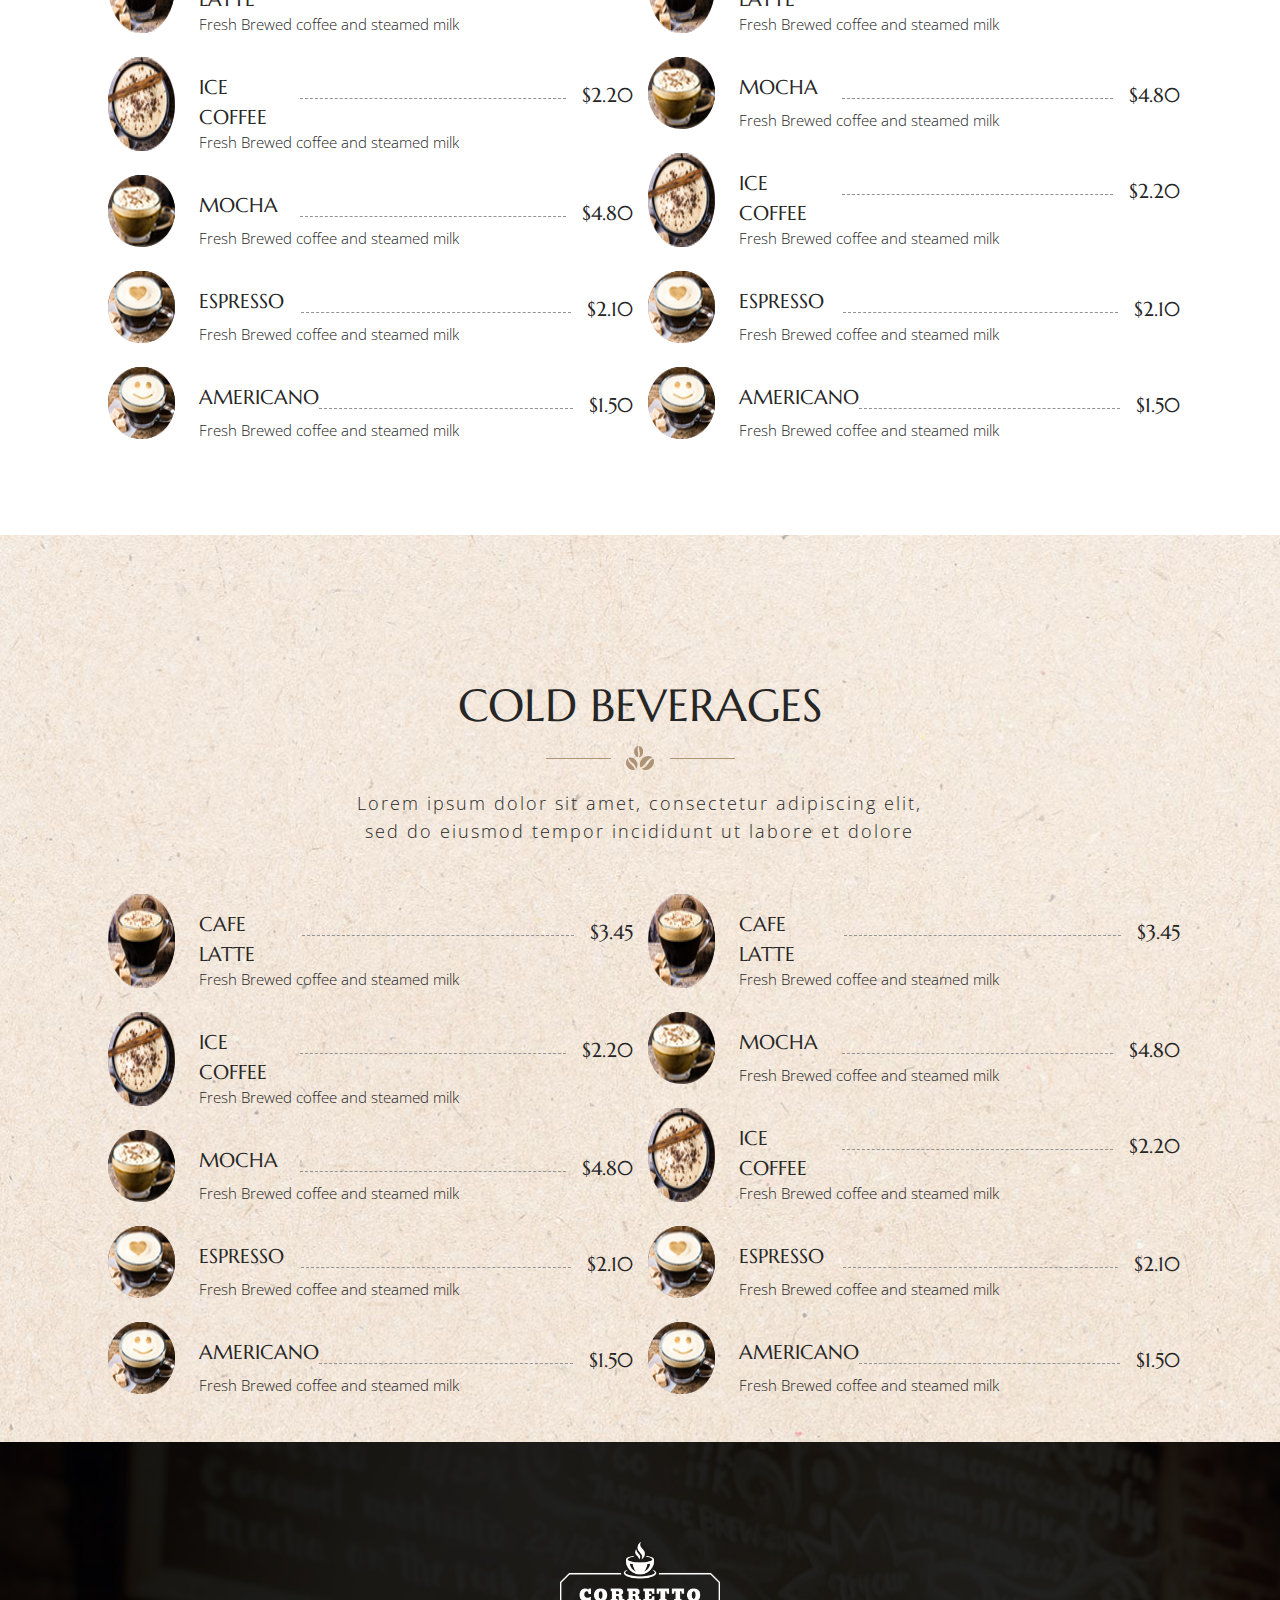
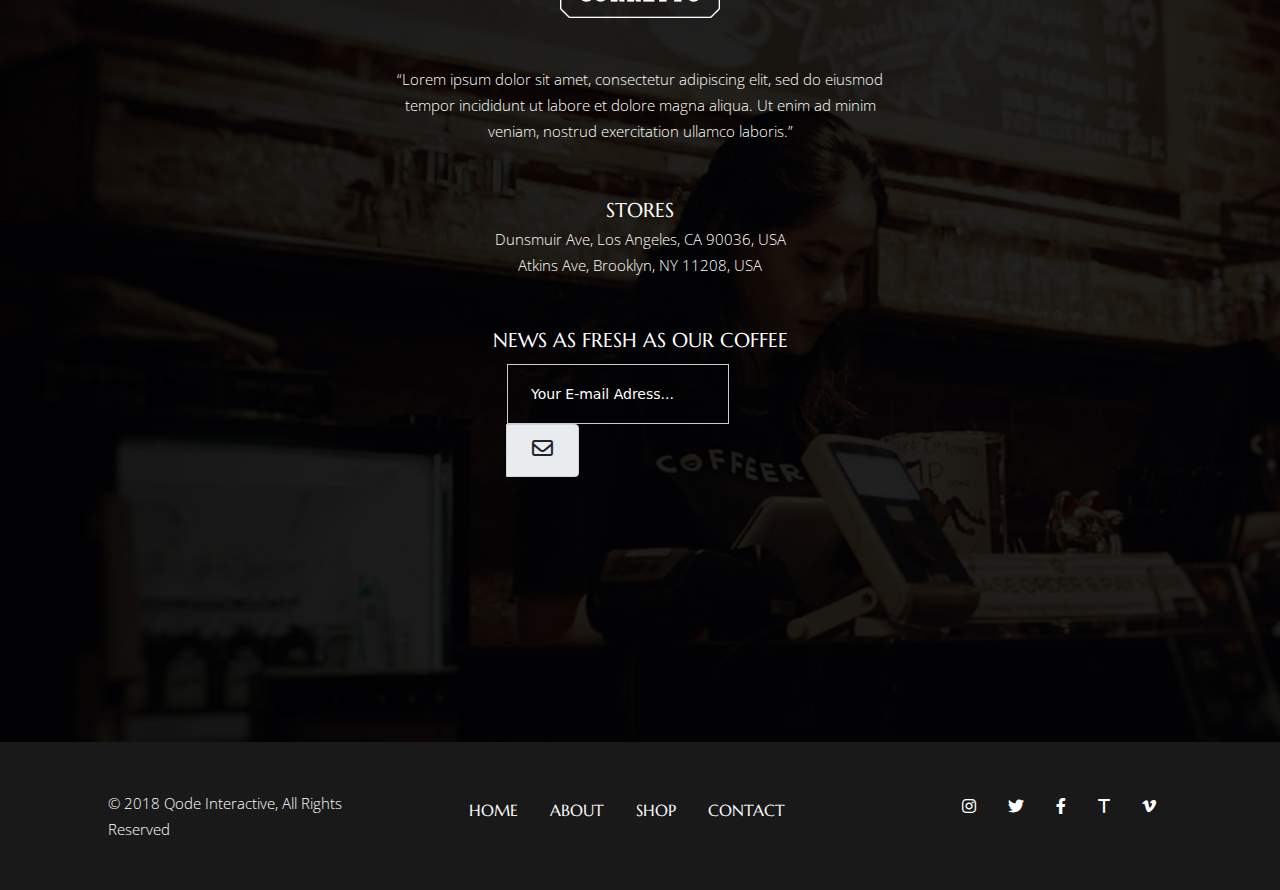
<file: menu.html>
<!DOCTYPE html>
<html lang="en">
<head>
    <meta charset="UTF-8">
      <!-- Bootstarp css -->
      <link rel="stylesheet" href="vender/css/bootstrap.min.css">    
      <!-- fontawsome css-->
      <link rel="stylesheet" href="vender/css/all.min.css">
      <!--sweetalert-->
      <link rel="stylesheet" href="sweetalert2.min.css">
      <!--custom css-->
      <link rel="stylesheet" href="assets/css/style.css">
</head>
 <body>
    <!-- start navbar -->
    <div id="parent4">
      <div id="child4"><i class="fa-solid fa-circle-dot text-white"></i></div>
    </div>
    <div id="parent5">
      <div id="child5"><i class="fa-solid fa-cart-shopping "></i></div>
    </div>
     
    <nav class="navbar navbar-expand-lg navbar-light pt-3 fixed-top">
      
        <a class="navbar-brand a-image ms-5 " href="#">
         <img class="logo" src="assets/img/logo-light.png" />
        </a>
        <button class="navbar-toggler" type="button" data-bs-toggle="collapse" data-bs-target="#navbarSupportedContent" aria-controls="navbarSupportedContent" aria-expanded="false" aria-label="Toggle navigation">
          <span class="navbar-toggler-icon"></span>
        </button>
        <div class="collapse navbar-collapse" id="navbarSupportedContent">
          <ul class="navbar-nav ms-auto me-3 mb-lg-0">
            <li class="nav-item position-relative">
              <a class="nav-link  text-white text-uppercase me-3" aria-current="page" href="#">Home</a>
              <div class="dropdown-content">
                <div class="d-flex flex-column">
                  <a class="text-uppercase text-white text-decoration-none m-1"href="#">MOCHA</a>
                  <a class="text-uppercase text-white text-decoration-none m-1"href="#">ESPRESSO</a>
                  <a class="text-uppercase text-white text-decoration-none m-1"href="#">ROBUST</a>
                  <a class="text-uppercase text-white text-decoration-none m-1"href="#">LANDING</a>
                </div>
                </div>
            </li>
            <li class="nav-item position-relative">
              <a class="nav-link active text-uppercase text-white me-4 px-1 mx-3" href="#">pages</a>
              <div class="dropdown-content">
                <div class="d-flex flex-column">
                  <a class="text-uppercase text-white text-decoration-none m-1"href="#">ABOUT US</a>
                  <a class="text-uppercase text-white text-decoration-none m-1"href="#">ABOUT ME</a>
                  <a class="text-uppercase text-white text-decoration-none m-1"href="#">OUR TEAM</a>
                  <a class="text-uppercase text-white text-decoration-none m-1"href="#">WHAT WE OFFER</a>
                  <a class="text-uppercase text-white text-decoration-none m-1"href="menu.html">OUR MENU</a>
                  <a class="text-uppercase text-white text-decoration-none m-1"href="#">LOCATIONS</a>
                  <a class="text-uppercase text-white text-decoration-none m-1"href="#">CONTACT US</a>
                </div>
                </div>
            </li>
            <li class="nav-item position-relative">
              <a class="nav-link text-uppercase text-white  me-4  px-1 mx-3" href="#">portfolio</a>
              <div class="dropdown-content">
                <div class="d-flex flex-column">
                  <a class="text-uppercase text-white text-decoration-none m-1"href="#">STANDARD</a>
                  <a class="text-uppercase text-white text-decoration-none m-1"href="#">GALLERY</a>
                  <a class="text-uppercase text-white text-decoration-none m-1"href="#">MASONRY</a>
                  <a class="text-uppercase text-white text-decoration-none m-1"href="#">LAYOUTS</a>
                  <a class="text-uppercase text-white text-decoration-none m-1"href="#">SINGLE</a>
                </div>
                </div>
            </li>
            <li class="nav-item position-relative">
              <a class="nav-link text-uppercase text-white me-4  px-1 mx-3" href="#">Blog</a>
              <div class="dropdown-content">
                <div class="d-flex flex-column">
                  <a class="text-uppercase text-white text-decoration-none m-1"href="#">RIGHT SIDEBAR</a>
                  <a class="text-uppercase text-white text-decoration-none m-1"href="#">LEFT SIDEBAR</a>
                  <a class="text-uppercase text-white text-decoration-none m-1"href="#">WITHOUT SIDEBAR</a>
                  <a class="text-uppercase text-white text-decoration-none m-1"href="#">POST TYPE</a>
            
                </div>
                </div>
            </li>
            <li class="nav-item position-relative">
              <a class="nav-link text-uppercase text-white me-4  px-1 mx-3" href="#">Shop</a>
              <div class="dropdown-content">
                <div class="d-flex flex-column align-items-end">
                  <a class="text-uppercase text-white text-decoration-none m-1"href="#">PRODUCT LIST</a>
                  <a class="text-uppercase text-white text-decoration-none m-1"href="#">PRODUCT SINGLE</a>
                  <a class="text-uppercase text-white text-decoration-none m-1"href="#">SHOP LAYOUTS</a>
                  <a class="text-uppercase text-white text-decoration-none m-1"href="#">SHOP PAGES</a>
                  
                </div>
                </div>
            </li>
            <li class="nav-item position-relative">
              <a class="nav-link text-uppercase text-white me-4  px-1 mx-3" href="#">Elements</a>
              <div class="dropdown-content">
                <div class="d-flex flex-column">
                  <a class="text-uppercase text-white text-decoration-none m-1"href="#">ABOUT US</a>
                  <a class="text-uppercase text-white text-decoration-none m-1"href="#">ABOUT ME</a>
                  <a class="text-uppercase text-white text-decoration-none m-1"href="#">OUR TEAM</a>
                  <a class="text-uppercase text-white text-decoration-none m-1"href="#">WHAT WE OFFER</a>
                   
                </div>
                </div>
            </li>
            <li class="nav-item position-relative">
              <a class=" nav-link .nav-icon ii text-white me-4  px-0 mx-1" href="#">
                <i class="fa-solid fa-cart-shopping"></i></a>
                <div class="dropdown-content">
                  <div class="d-flex flex-column">
                    <span class="text-white m-1 ">No products in the cart.</span>
                  </div>
                  </div>
            </li>
            <li class="nav-item">
              <a class=" nav-link .nav-icon ii text-white me-4  px-0 mx-1" href="#">
                <i class="fa-solid fa-magnifying-glass"></i></a>
            </li>
            <li class="nav-item">
              <a class=" nav-link .nav-icon ii text-white me-4  px-0 mx-1" href="#">
                <i class="fa-solid fa-bars"></i></a>
            </li>
            
          </ul>
           
        </div>
    </nav>
        <!-- nav end-->  
    <section class="top-of-page ">
        <div class="container">
            <div class=" pt-5 d-flex align-items-center justify-content-center">
              <div class="offer-content  pt-5">
                <h1 class="text-white text-uppercase mt-5 pt-5">OUR MENU</h1>
              </div>
            </div>
        </div>
    </section>
    <section class="crud "id="crud">
     <div class="container">
      <div class="d-flex align-items-center justify-content-center">
        <div class="offer-content text-center">
          <h1 class="mt-5 pt-5">CRUD SYSTEM</h1>
        <img  class="my-1" src="assets/img/title-separator.png" alt="">
        <p class="mt-3 mb-5">Lorem ipsum dolor sit amet, consectetur adipiscing elit, sed do eiusmod tempor incididunt ut labore et dolore</p>
        </div>
      </div>
      <form class="crud-form">
        <div class="form-group mt-3">
          <input type="text" class="form-control" id="name" aria-describedby="emailHelp" placeholder="Enter Items Name">
          
        </div>
        <div class="form-group mt-3">
          <input type="text" class="form-control" id="Description" placeholder="Description">
        </div>
        <div class="form-group mt-3 price-input">
          <input  type="number" class="form-control" id="pri" placeholder="Price">
        </div>
      
        <div class="d-flex justify-content-center mt-4">
          <button type="submit" class="btn mx-2 text-white px-4 py-3 " id="add">Add Item</button>
          <button type="submit" class="btn mx-2 text-white px-4 py-3 " id="updateitem">Update Item</button>
          <button type="reset" class="btn mx-2 text-white px-4 py-3  ">Reset</button>
          <button class="btn  text-white mx-2 px-4 py-3 text-center " id="deleteall">Delete All</button>
          
        </div>
        <div class="form-group mt-3">
          <input type="search"class="form-control" placeholder="Search"id="search">
         </div>
      </form>
      <table class="table table-borderless my-5 pt-3">
        <thead class="t-head">
          <tr>
            <th scope="col" class="text-white">#</th>
            <th scope="col" class="text-white">Items Name</th>
            <th scope="col" class="text-white">Description</th>
            <th scope="col" class="text-white">Price</th>
            <th scope="col" class="text-white">Update</th>
            <th scope="col" class="text-white">Delete</th>
          </tr>
        </thead>
        <tbody id="data">
          
        </tbody>
      </table>
     </div>
    </section>
    <section class="hot mt-5 ">
        <div class="container">
            <div class="d-flex align-items-center justify-content-center">
              <div class="offer-content text-center">
                <h1 class="mt-5 pt-5">HOT BEVERAGES</h1>
              <img  class="my-1" src="assets/img/title-separator.png" alt="">
              <p class="mt-3 mb-5">Lorem ipsum dolor sit amet, consectetur adipiscing elit, sed do eiusmod tempor incididunt ut labore et dolore</p>
              </div>
            </div>
            <div class="row">
              <div class="col-md-6 mb-5 ">
                <div class="d-flex flex-row ">
                  <img src="assets/img/h2-custom-icon-1.png" alt="">    
                       <div class="d-flex flex-column">
                        <div class="d-flex flex-row drinks mb-0 ms-3">
                          <h5 class="text-capitalize ms-2 mt-3 px-0  ">CAFE LATTE</h5>
                          <div class="ms-0 mt-5 line"></div>
                          <span class="ms-3  mt-4 price">$3.45</span>
                         </div>
                         <div class="d-flex flex-row span-text  mt-0">
                          <span class="ms-3 mt-0 px-2">Fresh Brewed coffee and steamed milk</span>
                        </div>
                       </div>
                       
                </div>
                <div class="d-flex flex-row mt-4 ">
                  <img src="assets/img/h2-custom-icon-2.png" alt="">    
                       <div class="d-flex flex-column">
                        <div class="d-flex flex-row drinks mb-0 ms-3">
                          <h5 class="text-capitalize ms-2 mt-3 px-0  ">ICE COFFEE</h5>
                          <div class="ms-0 mt-5 line"></div>
                          <span class="ms-3  mt-4 price">$2.20</span>
                         </div>
                         <div class="d-flex flex-row span-text  mt-0">
                          <span class="ms-3 mt-0 px-2">Fresh Brewed coffee and steamed milk</span>
                        </div>
                       </div>
                       
                </div>
                <div class="d-flex flex-row mt-4 ">
                  <img src="assets/img/h2-custom-icon-3.png" alt="">    
                       <div class="d-flex flex-column">
                        <div class="d-flex flex-row drinks mb-0 ms-3">
                          <h5 class="text-capitalize ms-2 mt-3 px-0  ">MOCHA</h5>
                          <div class="ms-0 mt-5 line"></div>
                          <span class="ms-3  mt-4 price">$4.80</span>
                         </div>
                         <div class="d-flex flex-row span-text  mt-0">
                          <span class="ms-3 mt-0 px-2">Fresh Brewed coffee and steamed milk</span>
                        </div>
                       </div>
                       
                </div>
                <div class="d-flex flex-row mt-4">
                  <img src="assets/img/h2-custom-icon-4.png" alt="">    
                       <div class="d-flex flex-column">
                        <div class="d-flex flex-row drinks mb-0 ms-3">
                          <h5 class="text-capitalize ms-2 mt-3 px-0  ">ESPRESSO</h5>
                          <div class="ms-0 mt-5 line"></div>
                          <span class="ms-3  mt-4 price">$2.10</span>
                         </div>
                         <div class="d-flex flex-row span-text  mt-0">
                          <span class="ms-3 mt-0 px-2">Fresh Brewed coffee and steamed milk</span>
                        </div>
                       </div>
                       
                </div>
                <div class="d-flex flex-row mt-4">
                  <img src="assets/img/h2-custom-icon-5-1.png" alt="">    
                       <div class="d-flex flex-column">
                        <div class="d-flex flex-row drinks mb-0 ms-3">
                          <h5 class="text-capitalize ms-2 mt-3 px-0  ">AMERICANO</h5>
                          <div class="ms-0 mt-5 line"></div>
                          <span class="ms-3  mt-4 price">$1.50</span>
                         </div>
                         <div class="d-flex flex-row span-text  mt-0">
                          <span class="ms-3 mt-0 px-2">Fresh Brewed coffee and steamed milk</span>
                        </div>
                       </div>
                       
                </div>
                
              </div>

              <div class="col-md-6 px-2 mb-5">
                <div class="d-flex flex-row ">
                  <img src="assets/img/h2-custom-icon-1.png" alt="">    
                       <div class="d-flex flex-column">
                        <div class="d-flex flex-row drinks mb-0 ms-3">
                          <h5 class="text-capitalize ms-2 mt-3 px-0  ">CAFE LATTE</h5>
                          <div class="ms-0 mt-5 line"></div>
                          <span class="ms-3  mt-4 price">$3.45</span>
                         </div>
                         <div class="d-flex flex-row span-text  mt-0">
                          <span class="ms-3 mt-0 px-2">Fresh Brewed coffee and steamed milk</span>
                        </div>
                       </div>
                       
                </div>
                <div class="d-flex flex-row mt-4 ">
                  <img src="assets/img/h2-custom-icon-3.png" alt="">    
                       <div class="d-flex flex-column">
                        <div class="d-flex flex-row drinks mb-0 ms-3">
                          <h5 class="text-capitalize ms-2 mt-3 px-0  ">MOCHA</h5>
                          <div class="ms-0 mt-5 line"></div>
                          <span class="ms-3  mt-4 price">$4.80</span>
                         </div>
                         <div class="d-flex flex-row span-text  mt-0">
                          <span class="ms-3 mt-0 px-2">Fresh Brewed coffee and steamed milk</span>
                        </div>
                       </div>
                       
                </div>
                <div class="d-flex flex-row mt-4 ">
                  <img src="assets/img/h2-custom-icon-2.png" alt="">    
                       <div class="d-flex flex-column">
                        <div class="d-flex flex-row drinks mb-0 ms-3">
                          <h5 class="text-capitalize ms-2 mt-3 px-0  ">ICE COFFEE</h5>
                          <div class="ms-0 mt-5 line"></div>
                          <span class="ms-3  mt-4 price">$2.20</span>
                         </div>
                         <div class="d-flex flex-row span-text  mt-0">
                          <span class="ms-3 mt-0 px-2">Fresh Brewed coffee and steamed milk</span>
                        </div>
                       </div>
                       
                </div>
                
                <div class="d-flex flex-row mt-4">
                  <img src="assets/img/h2-custom-icon-4.png" alt="">    
                       <div class="d-flex flex-column">
                        <div class="d-flex flex-row drinks mb-0 ms-3">
                          <h5 class="text-capitalize ms-2 mt-3 px-0  ">ESPRESSO</h5>
                          <div class="ms-0 mt-5 line"></div>
                          <span class="ms-3  mt-4 price">$2.10</span>
                         </div>
                         <div class="d-flex flex-row span-text  mt-0">
                          <span class="ms-3 mt-0 px-2">Fresh Brewed coffee and steamed milk</span>
                        </div>
                       </div>
                       
                </div>
                <div class="d-flex flex-row mt-4">
                  <img src="assets/img/h2-custom-icon-5-1.png" alt="">    
                       <div class="d-flex flex-column">
                        <div class="d-flex flex-row drinks mb-0 ms-3">
                          <h5 class="text-capitalize ms-2 mt-3 px-0  ">AMERICANO</h5>
                          <div class="ms-0 mt-5 line"></div>
                          <span class="ms-3  mt-4 price">$1.50</span>
                         </div>
                         <div class="d-flex flex-row span-text  mt-0">
                          <span class="ms-3 mt-0 px-2">Fresh Brewed coffee and steamed milk</span>
                        </div>
                       </div>
                       
                </div>
                
              </div>
            </div>
        </div>
       
    </section>







    <section class="cold mt-5 pt-5">
      <div class="container ">
        <div class="d-flex align-items-center justify-content-center">
          <div class="offer-content text-center">
            <h1 class="mt-5 pt-5">COLD BEVERAGES</h1>
          <img  class="my-1" src="assets/img/title-separator.png" alt="">
          <p class="mt-3 mb-5">Lorem ipsum dolor sit amet, consectetur adipiscing elit, sed do eiusmod tempor incididunt ut labore et dolore</p>
          </div>
        </div>
        <div class="row">
          <div class="col-md-6 mb-5 ">
            <div class="d-flex flex-row ">
              <img src="assets/img/h2-custom-icon-1.png" alt="">    
                   <div class="d-flex flex-column">
                    <div class="d-flex flex-row drinks mb-0 ms-3">
                      <h5 class="text-capitalize ms-2 mt-3 px-0  ">CAFE LATTE</h5>
                      <div class="ms-0 mt-5 line"></div>
                      <span class="ms-3  mt-4 price">$3.45</span>
                     </div>
                     <div class="d-flex flex-row span-text  mt-0">
                      <span class="ms-3 mt-0 px-2">Fresh Brewed coffee and steamed milk</span>
                    </div>
                   </div>
                   
            </div>
            <div class="d-flex flex-row mt-4 ">
              <img src="assets/img/h2-custom-icon-2.png" alt="">    
                   <div class="d-flex flex-column">
                    <div class="d-flex flex-row drinks mb-0 ms-3">
                      <h5 class="text-capitalize ms-2 mt-3 px-0  ">ICE COFFEE</h5>
                      <div class="ms-0 mt-5 line"></div>
                      <span class="ms-3  mt-4 price">$2.20</span>
                     </div>
                     <div class="d-flex flex-row span-text  mt-0">
                      <span class="ms-3 mt-0 px-2">Fresh Brewed coffee and steamed milk</span>
                    </div>
                   </div>
                   
            </div>
            <div class="d-flex flex-row mt-4 ">
              <img src="assets/img/h2-custom-icon-3.png" alt="">    
                   <div class="d-flex flex-column">
                    <div class="d-flex flex-row drinks mb-0 ms-3">
                      <h5 class="text-capitalize ms-2 mt-3 px-0  ">MOCHA</h5>
                      <div class="ms-0 mt-5 line"></div>
                      <span class="ms-3  mt-4 price">$4.80</span>
                     </div>
                     <div class="d-flex flex-row span-text  mt-0">
                      <span class="ms-3 mt-0 px-2">Fresh Brewed coffee and steamed milk</span>
                    </div>
                   </div>
                   
            </div>
            <div class="d-flex flex-row mt-4">
              <img src="assets/img/h2-custom-icon-4.png" alt="">    
                   <div class="d-flex flex-column">
                    <div class="d-flex flex-row drinks mb-0 ms-3">
                      <h5 class="text-capitalize ms-2 mt-3 px-0  ">ESPRESSO</h5>
                      <div class="ms-0 mt-5 line"></div>
                      <span class="ms-3  mt-4 price">$2.10</span>
                     </div>
                     <div class="d-flex flex-row span-text  mt-0">
                      <span class="ms-3 mt-0 px-2">Fresh Brewed coffee and steamed milk</span>
                    </div>
                   </div>
                   
            </div>
            <div class="d-flex flex-row mt-4">
              <img src="assets/img/h2-custom-icon-5-1.png" alt="">    
                   <div class="d-flex flex-column">
                    <div class="d-flex flex-row drinks mb-0 ms-3">
                      <h5 class="text-capitalize ms-2 mt-3 px-0  ">AMERICANO</h5>
                      <div class="ms-0 mt-5 line"></div>
                      <span class="ms-3  mt-4 price">$1.50</span>
                     </div>
                     <div class="d-flex flex-row span-text  mt-0">
                      <span class="ms-3 mt-0 px-2">Fresh Brewed coffee and steamed milk</span>
                    </div>
                   </div>
                   
            </div>
            
          </div>

          <div class="col-md-6 px-2 mb-5 ">
            <div class="d-flex flex-row ">
              <img src="assets/img/h2-custom-icon-1.png" alt="">    
                   <div class="d-flex flex-column">
                    <div class="d-flex flex-row drinks mb-0 ms-3">
                      <h5 class="text-capitalize ms-2 mt-3 px-0  ">CAFE LATTE</h5>
                      <div class="ms-0 mt-5 line"></div>
                      <span class="ms-3  mt-4 price">$3.45</span>
                     </div>
                     <div class="d-flex flex-row span-text  mt-0">
                      <span class="ms-3 mt-0 px-2">Fresh Brewed coffee and steamed milk</span>
                    </div>
                   </div>
                   
            </div>
            <div class="d-flex flex-row mt-4 ">
              <img src="assets/img/h2-custom-icon-3.png" alt="">    
                   <div class="d-flex flex-column">
                    <div class="d-flex flex-row drinks mb-0 ms-3">
                      <h5 class="text-capitalize ms-2 mt-3 px-0  ">MOCHA</h5>
                      <div class="ms-0 mt-5 line"></div>
                      <span class="ms-3  mt-4 price">$4.80</span>
                     </div>
                     <div class="d-flex flex-row span-text  mt-0">
                      <span class="ms-3 mt-0 px-2">Fresh Brewed coffee and steamed milk</span>
                    </div>
                   </div>
                   
            </div>
            <div class="d-flex flex-row mt-4 ">
              <img src="assets/img/h2-custom-icon-2.png" alt="">    
                   <div class="d-flex flex-column">
                    <div class="d-flex flex-row drinks mb-0 ms-3">
                      <h5 class="text-capitalize ms-2 mt-3 px-0  ">ICE COFFEE</h5>
                      <div class="ms-0 mt-5 line"></div>
                      <span class="ms-3  mt-4 price">$2.20</span>
                     </div>
                     <div class="d-flex flex-row span-text  mt-0">
                      <span class="ms-3 mt-0 px-2">Fresh Brewed coffee and steamed milk</span>
                    </div>
                   </div>
                   
            </div>
            
            <div class="d-flex flex-row mt-4">
              <img src="assets/img/h2-custom-icon-4.png" alt="">    
                   <div class="d-flex flex-column">
                    <div class="d-flex flex-row drinks mb-0 ms-3">
                      <h5 class="text-capitalize ms-2 mt-3 px-0  ">ESPRESSO</h5>
                      <div class="ms-0 mt-5 line"></div>
                      <span class="ms-3  mt-4 price">$2.10</span>
                     </div>
                     <div class="d-flex flex-row span-text  mt-0">
                      <span class="ms-3 mt-0 px-2">Fresh Brewed coffee and steamed milk</span>
                    </div>
                   </div>
                   
            </div>
            <div class="d-flex flex-row mt-4">
              <img src="assets/img/h2-custom-icon-5-1.png" alt="">    
                   <div class="d-flex flex-column">
                    <div class="d-flex flex-row drinks mb-0 ms-3">
                      <h5 class="text-capitalize ms-2 mt-3 px-0  ">AMERICANO</h5>
                      <div class="ms-0 mt-5 line"></div>
                      <span class="ms-3  mt-4 price">$1.50</span>
                     </div>
                     <div class="d-flex flex-row span-text  mt-0">
                      <span class="ms-3 mt-0 px-2">Fresh Brewed coffee and steamed milk</span>
                    </div>
                   </div>
                   
            </div>
            
          </div>
        </div>
    </div>
    </section>
    <section class="footer vh-100 m-0 ">
      <div class="container">
        <div class="d-flex align-items-center justify-content-center">
        <div class="text-center">
          <img class="" src="assets/img/logo-light.png" />
          <p class=" py-5 text-white">“Lorem ipsum dolor sit amet, consectetur adipiscing elit, sed do eiusmod tempor
            incididunt ut labore et dolore magna aliqua. Ut enim ad minim veniam,
            nostrud exercitation ullamco laboris.”</p>
            <h4 class="text-white pt-1  m-0 "> STORES</h4>
            <p class="text-white p2 pt-0 ">Dunsmuir Ave, Los Angeles, CA 90036, USA
              Atkins Ave, Brooklyn, NY 11208, USA</p>
              <h4 class="text-white pt-5 "> NEWS AS FRESH AS OUR COFFEE</h4>
              
              <div class="input-group mb-3 ">
                <input type="email" class="inputt" placeholder="Your E-mail Adress...">
                <div class="input-group-text  ">
                  <button class="btn ">
                    <i class="fa-regular fa-envelope "></i>
                  </button>
                </div>
              </div>
          </div>
        </div>
      </div>
    </section>
    <section class="end-of-page  py-5 " >
      <div class="container">
        <div class="row ">
          <div class="col-md-4 text-start d-flex justify-content-start  text-white align-items-center">
            <div class="copy">&copy; 2018 Qode Interactive, All Rights Reserved</div>
            
          </div>
         <div class="col-md-4 text-center align-items-center ">
          <ul class="navbar-nav   d-flex flex-row justify-content-end">
            <li class="nav-item px-2">
              <a class="nav-link active text-white text-uppercase me-3" aria-current="page" href="#">Home</a>
            </li>
            <li class="nav-item px-2">
              <a class="nav-link active text-white text-uppercase me-3" aria-current="page" href="#">ABOUT</a>
            </li>
            <li class="nav-item px-2">
              <a class="nav-link active text-white text-uppercase me-3" aria-current="page" href="#">SHOP</a>
            </li>
            <li class="nav-item px-2">
              <a class="nav-link active text-white text-uppercase me-3" aria-current="page" href="#">CONTACT</a>
            </li>
          </ul>
         </div>
         <div class="col-md-4 text-white align-items-center ">
          <div class="d-flex flex-row justify-content-end pt-2">
            <i class="fa-brands fa-instagram px-3"></i>
            <i class="fa-brands fa-twitter px-3"></i>
            <i class="fa-brands fa-facebook-f px-3"></i>
            <i class="fa-solid fa-t px-3"></i>
            <i class="fa-brands fa-vimeo-v px-3"></i>
          </div>
         </div>
        </div>
      </div>
    </section>
    <script src="sweetalert2.min.js"></script>
    <script src="main.js"></script>
 </body>
</html>
</file>
<file: assets/css/style.css>
/*font-family: 'Marcellus', serif;*/
@import url('https://fonts.googleapis.com/css2?family=Dosis:wght@200;300;400;500;600;700;800&family=Marcellus&family=Marcellus+SC&family=Open+Sans:wght@300&family=Playfair+Display&display=swap');
/*font-family: 'Open Sans', sans-serif;*/
@import url('https://fonts.googleapis.com/css2?family=Dosis:wght@200;300;400;500;600;700;800&family=Marcellus&family=Open+Sans:ital,wght@0,300;0,400;0,500;0,600;0,700;0,800;1,300;1,400;1,500;1,600;1,700;1,800&family=Playfair+Display&display=swap');

h1{
   font-family: 'Marcellus', serif;
   font-size: 45px;
   font-weight: 400;
   line-height: 54.9px;
   color: rgb(38, 38, 38);
}
h4{
  font-family: 'Marcellus', serif;
   font-size: 20px;
   font-weight: 400;
   line-height: 30px;
}

p{
    font-family: 'Open Sans', sans-serif;
    font-size: 18px;
    font-weight: 300;
    line-height: 27.9px;
  
}
.generl-p{
    font-family: 'Open Sans', sans-serif;
    font-weight: 300;
    line-height: 26px;
    font-size: 15px;
    color:  rgb(101, 101, 101);
}
/*start header*/
.header1{
    background-image:url(../img/home-1-slider-image-1\ \(1\).jpg);
    background-repeat: no-repeat;
    background-attachment: fixed;
    background-size:cover;
    background-position-y:-70px ;
}
.header2{
    background-image:url(../img/home-1-slider-image-2.jpg);
    background-repeat: no-repeat;
    background-attachment: fixed;
    background-size:cover;
    
    background-position-y:-70px ;
}
.header3{
    background-image:url(../img/home-1-slider-image-3.jpg);
    background-repeat: no-repeat;
    background-attachment: fixed;
    background-size:cover;
    background-position-y:-70px ;
}
.logo{
    width: 50%;
}
.container{
    width:85%;
}

.nav-link{
    font-family: 'Marcellus', serif;
    position: relative; 
}
.dropdown-content {
    position: absolute;
    background-color:#1a1919;
    min-width: 160px;
    box-shadow: 0px 8px 16px 0px rgba(0,0,0,0.2);
    padding: 12px 16px;
    z-index: 1;
    top:51px;
    transform: scaleY(0);
}
.dropdown-content a,span{
    font-family: 'Marcellus', serif;
    font-size:12px ;
    font-weight: 300;
    line-height: 19px;
}

 
nav .nav-link::after{
    content: "";
    position: absolute;
    width:0;
    height: 2px;
    background-color:white;
    bottom: -9px;
    left: 0;
    transition: .5s;
}
nav .nav-link:hover:not(.ii)::after{
    width: 100%;
}
nav .nav-item:hover .dropdown-content{
    transform: scaleY(1);
}

nav .nav-link.active::after{
    width: 100%;
    /*same element*/
}

.header-content{
    width:80%;
}
.content{
    width:70%;
    margin: auto;
}
/* .anmi h1,p,a,img{
    position: relative;
   animation-name: example;
   animation-duration: 1s;  
   animation-fill-mode: forwards;

}
@keyframes example {
    from {top: 200px;
           
          }
    to {top: 0px;
    
   }
  } */
.header-content h1{
    margin-top: 10px;
    margin-bottom: 10px;
    font-family: 'Marcellus', serif;
    font-size: 68px;
    font-weight: 300;
    line-height: 78px;
    
}
.header-content p{
    font-family: 'Open Sans', sans-serif;
    font-size: 16px;
    font-weight: 300;
    line-height: 28px;

}
.header-content a{
text-decoration: none;
background-color: transparent;
border: 1px solid;
border-color: white;
font-family: 'Open Sans', sans-serif;
font-size: 14px;
font-weight: 600;
line-height: 16px;
}
.header-content a:hover{
    background-color: #be9c79;
}
/*end header*/
/*start offer*/
.offer-content p{
 color: rgb(38, 38, 38);
 width: 54%;
 margin: auto;
 letter-spacing: 2px;
}

/*end offer*/
/*start coffee*/
.coffee1{
    background-image: url(../img/p2-background-img-1.jpg);
    background-size:cover;
    background-repeat: no-repeat;
    
}
.coffee2{
    background-image: url(../img/new-new-h1-bacground-img-3.jpg);
    background-size:cover;
    background-repeat:no-repeat;
    
 
   

}
.coffee2 h4:hover,.shop h4:hover{
    color: rgb(190, 156, 121);
}
.coffee2 .row img{
    width: 100%;
}
.coffee2 .row a{
    color: rgb(38, 38, 38);
    letter-spacing: 2px;
    font-size: 12px;
    font-weight: 600;
    line-height: 13.8px;
    margin-left: 13px;
    position: relative;
    margin-bottom: 40px;
    
}
.coffee2 .row a:hover{
    color: rgb(190, 156, 121);
}
.coffee2 .row a::after{
    content: "";
    position: absolute;
    width:9px;
    height: 1px;
    background-color: rgb(38, 38, 38); ;
    left: -16px;
    bottom: 7px;
    transition: .5s;
}
.coffee2 .row a:hover::after{
    width:15px;
    background-color: rgb(190, 156, 121);

}
.coffee2 .row .col-md-4{
    margin-bottom: 50px;
}
/*end  coffee*/
/*start image */
.image-sec{
    background-image: url(../img/h1-bacground-img-2.jpg);
    background-size:auto;
    background-repeat: no-repeat;
    background-attachment: fixed;
    background-position-x: -600px;
    background-position-y:70px ;

}

/*end image*/
/*start number*/
.number span{
    font-family: 'Marcellus', serif;
    font-size: 55px;
    font-weight: 300;
    line-height: 49.5px;
    color:rgb(190, 156, 121) ;
}
.number h4{
    letter-spacing: 1px;
}
/* strat shop*/
.shop{
    background-image: url(../img/h1-bacground-img-1.jpg);
    background-size: cover;
    background-repeat: no-repeat;

}
.shop .row img{
    width: 100%;
}
.shop h4{
    letter-spacing: 1.2px;
}
.shop span{
font-family: 'Open Sans', sans-serif;
font-size:18px ;
font-weight: 300;
line-height: 18px;
color:rgb(119, 119, 119) ;
margin-bottom: 40px;
}
.overlay{
    background-color: rgba(245, 241, 241, 0.459);
    position: absolute;
    top: 0;
    left: 0;
    right: 0;
    bottom: 0;
    transform: scaleY(0);
    
}
.overlay a{
    font-family:'Open Sans', sans-serif;
    font-size: 12px;
    font-weight: 600;
    line-height: 13.8px;
    letter-spacing: 2px;
    background-color: #be9c79;
}
.col-item:hover .overlay{
    transform: scaleY(1);
    cursor:pointer;
}
.overlay a:hover{
    background-color: rgba(38, 38, 38);
}
/*end shop*/
/*start gallary*/
.images img{
    width: 100%;
}
.overlay2{
    background-color: rgba(0,0,0,0.5);
    position: absolute;
    top: 0;
    left: 0;
    right: 0;
    bottom: 0;
    transform: scaleY(0);
}
.overlay2 a{
    font-family: 'Open Sans', sans-serif;
    font-size: 15px;
    font-weight: 300;
    line-height: 26px;
}
.overlay2 h5{
    font-family: 'Marcellus', serif;
    font-size: 30px;
    font-weight: 500;
    line-height: 26px;
}
.col-item2:hover .overlay2{
    transform: scaleY(1);
    cursor:pointer;
}
.overlay2 a:hover{
    color: rgb(190, 156, 121) !important;

}
.images-i img{
 width:100%;
 margin: auto;
}
.image1 img:hover{
    content:  url(../img/clients-img-1.png);
}
.image2 img:hover{
    content:  url(../img/clients-img-2-hover.png);
}
.image3 img:hover{
    content:  url(../img/clients-img-3-hover.png);
}
.image4 img:hover{
    content:  url(../img/clients-img-4-hover.png);
}
.image5 img:hover{
    content:  url(../img/clients-img-5-hover.png);
}
.image6 img:hover{
    content:  url(../img/clients-img-6-hover.png);
}
/*gallary end*/
/*start contact*/
.contact{
    background-image: url(../img/p2-background-img-1.jpg);
    background-size: cover;
    background-repeat: no-repeat;
}
.contact a{
    background-color: #be9c79;
    font-size: 12px;
    line-height: 13.8px;
    font-weight: 600;
    letter-spacing: 2px;
}
.conact-div{
   letter-spacing: 2px;
   font-weight: 400;
   
}
.contact a:hover{
    background-color: rgba(38, 38, 38);

}
.footer{
    background-image: url(../img/footer-top-img-1.jpg);
    background-size: cover;
    background-repeat: no-repeat;

}
.footer img{
    width: 15%;
    padding-top: 50px;
    margin-top: 50px;
}
.footer p{
    font-family: 'Open Sans', sans-serif;
    font-size: 15px;
    font-weight: 300;
    line-height: 26px;
    width: 48%;
    margin: auto; 
}
.footer .p2{
    width:28%
}
.footer .input-group{
    width: 25%;
    margin: auto;
    height: 30px; 
    
    
}
.footer .inputt{
    border-radius: none ;
    border-color: white ;
    padding: 19px 23px;
    font-size: 14px;
    line-height: 20px;
    color: #656565;
    background-color: transparent;
    border: 1px solid #ccc;
    border-radius: 0;
  
}
.input-group-text .btn i{
   
   font-size: 21px;
   width: 100%;
}
.input-group :hover{
background-color: #be9c79;
}
.btn{
    width: 100%;
}
.end-of-page{
    background-color: #1a1919;;
}
.copy{
    width:80%;
    font-family: 'Open Sans', sans-serif;
    font-size: 15px;
    font-weight: 300;
    line-height: 26px;
    
}
::placeholder {
    color: white;
}



/* menu page*/
.top-of-page{
    background-image: url(../img/menu-title.jpg);
    height: 480px;
    background-size: auto;
    background-repeat: no-repeat;
    background-position-x: center;
    background-attachment: fixed;
}
.top-of-page h1{
    font-size:60px ;
   font-weight: 400;
   line-height: 73.2px;
}

.hot .span-text span,.cold .span-text span{
    font-family: 'Open Sans', sans-serif;
    font-size: 15px;
    font-weight: 300;
    line-height: 18px;
    color: rgb(38, 38, 38) ;
    
}
.hot h5,.price,.cold h5{
    font-family: 'Marcellus', serif;
    font-size: 20px;
    font-weight: 400;
    line-height: 30px;
    color: rgb(38, 38, 38) ;
    margin: auto;
}

.hot h5,.cold h5{
    width: 38%;
}
.line{
    height: 3px;
    border-bottom: 1px dashed #939393;
    display: table-cell;
    width: 100%;
    z-index: 1;
    position: relative;
    bottom: 9px;
}
.drinks{
    width: 100%;
}
.hot .row .flex-row .flex-column,.cold .row .flex-row .flex-column{
    width: 85%;
}
.cold{
    background-image: url(../img/menu-background-img.jpg);
    background-size: cover;
    background-repeat: no-repeat;
}
.crud-form{
    width: 50%;
    margin: auto;
}
.crud-form button{
    width: 50%;
    margin: auto;
    background-color: #be9c79;
    font-family: 'Marcellus', serif;
    font-size: 20px;
    font-weight: 500;
    line-height: 26px;
}
.price-input{
    width: 50%;
}
.crud-form button:hover{
    background-color: rgba(38, 38, 38);
}
.crud-form table{
    width: 70%;
    margin: auto;
}
.t-head{
    background-color: #be9c79;
    font-family: 'Marcellus', serif;
    font-size: 17px;
    font-weight: 200;
    line-height: 26px;
    color: white;
}
.tabelbtn{
    background-color: #be9c79;
    font-family: 'Marcellus', serif;
    font-size: 15px;
}
#parent4 {
    position: fixed;
    background-color: rgb(207,46,46);  
    width:40px;
    height: 40px;
    top:50%;
    right: 0;
    z-index: 1;
  }
  
  #child4 {
    position: absolute;
    top: 10px;
    right: 10px;
    
  }
 
  #parent5 {
    position: fixed;
    background-color:white;  
    width:40px;
    height: 40px;
    top:58%;
    right: 0;
    z-index: 1;
  }
  
  #child5 {
    color: rgb(207,46,46);
    position: absolute;
    top: 10px;
    right: 10px;
  }
</file>
